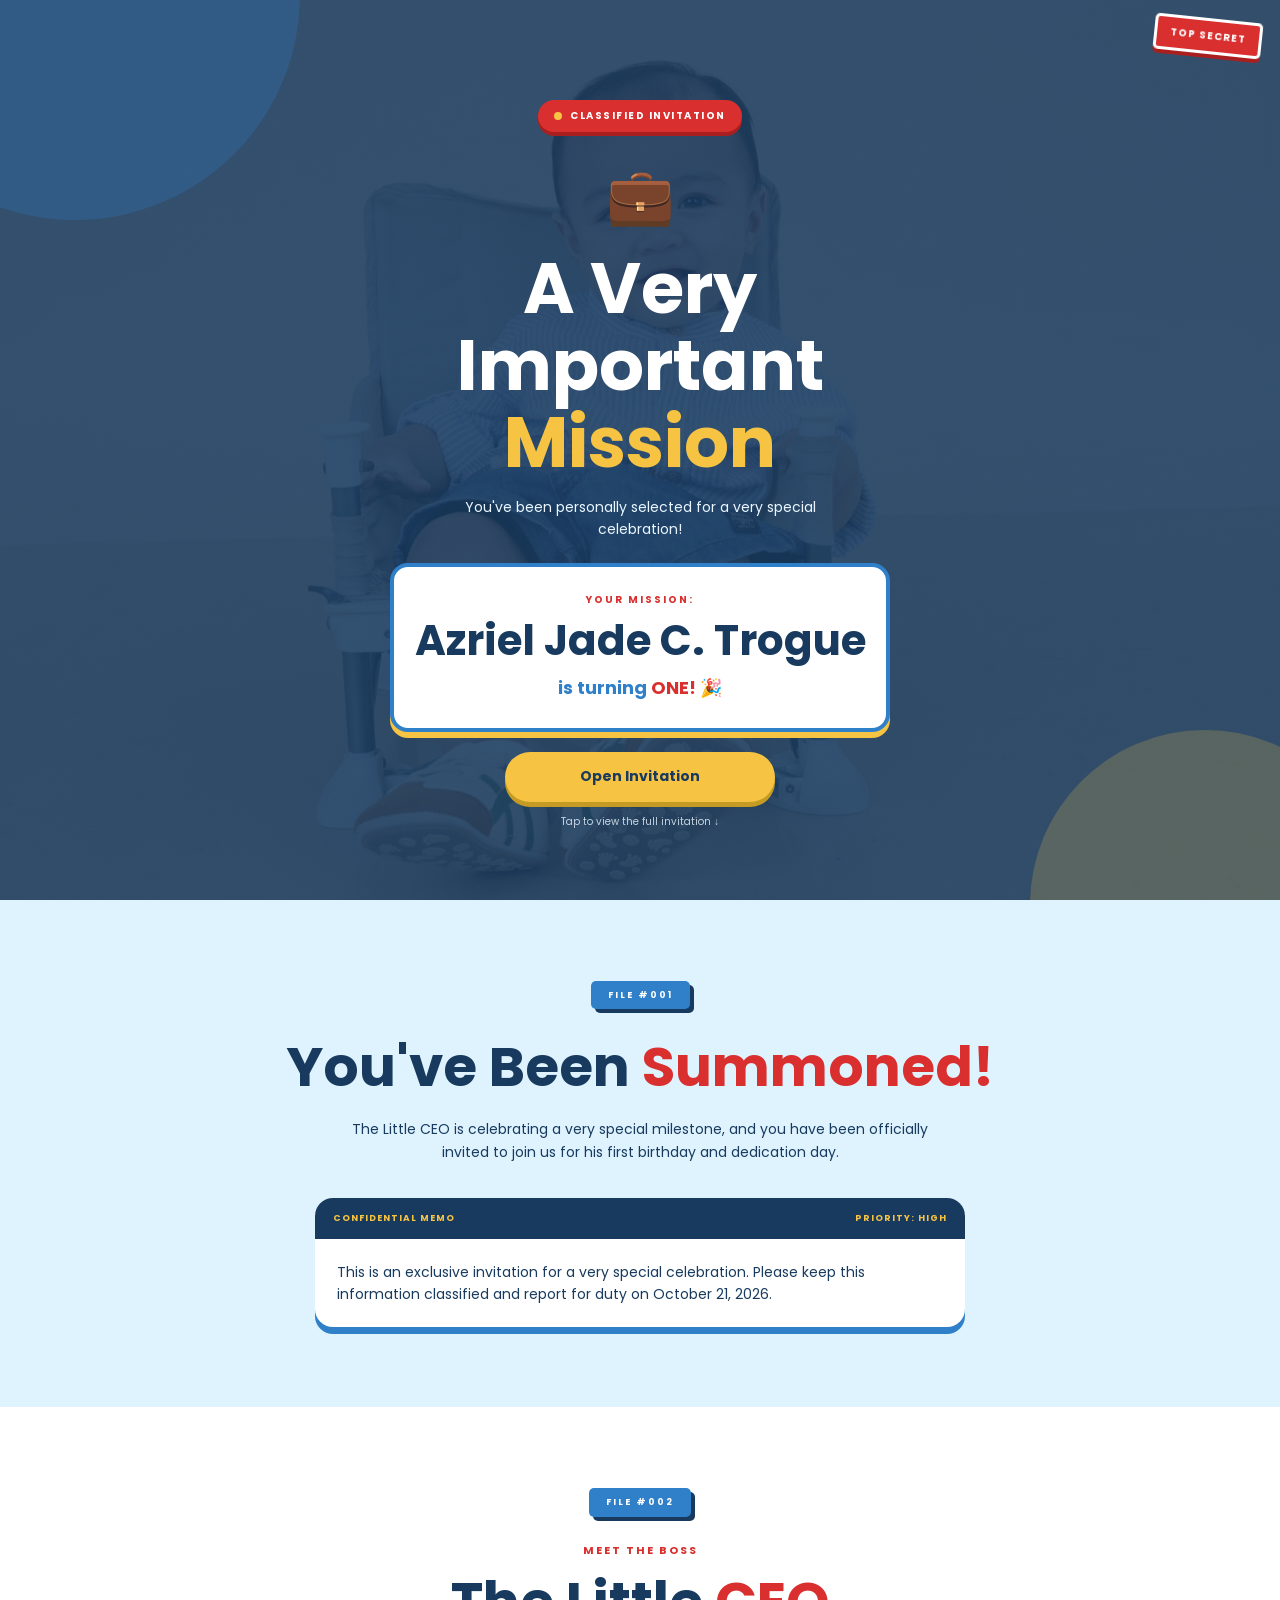
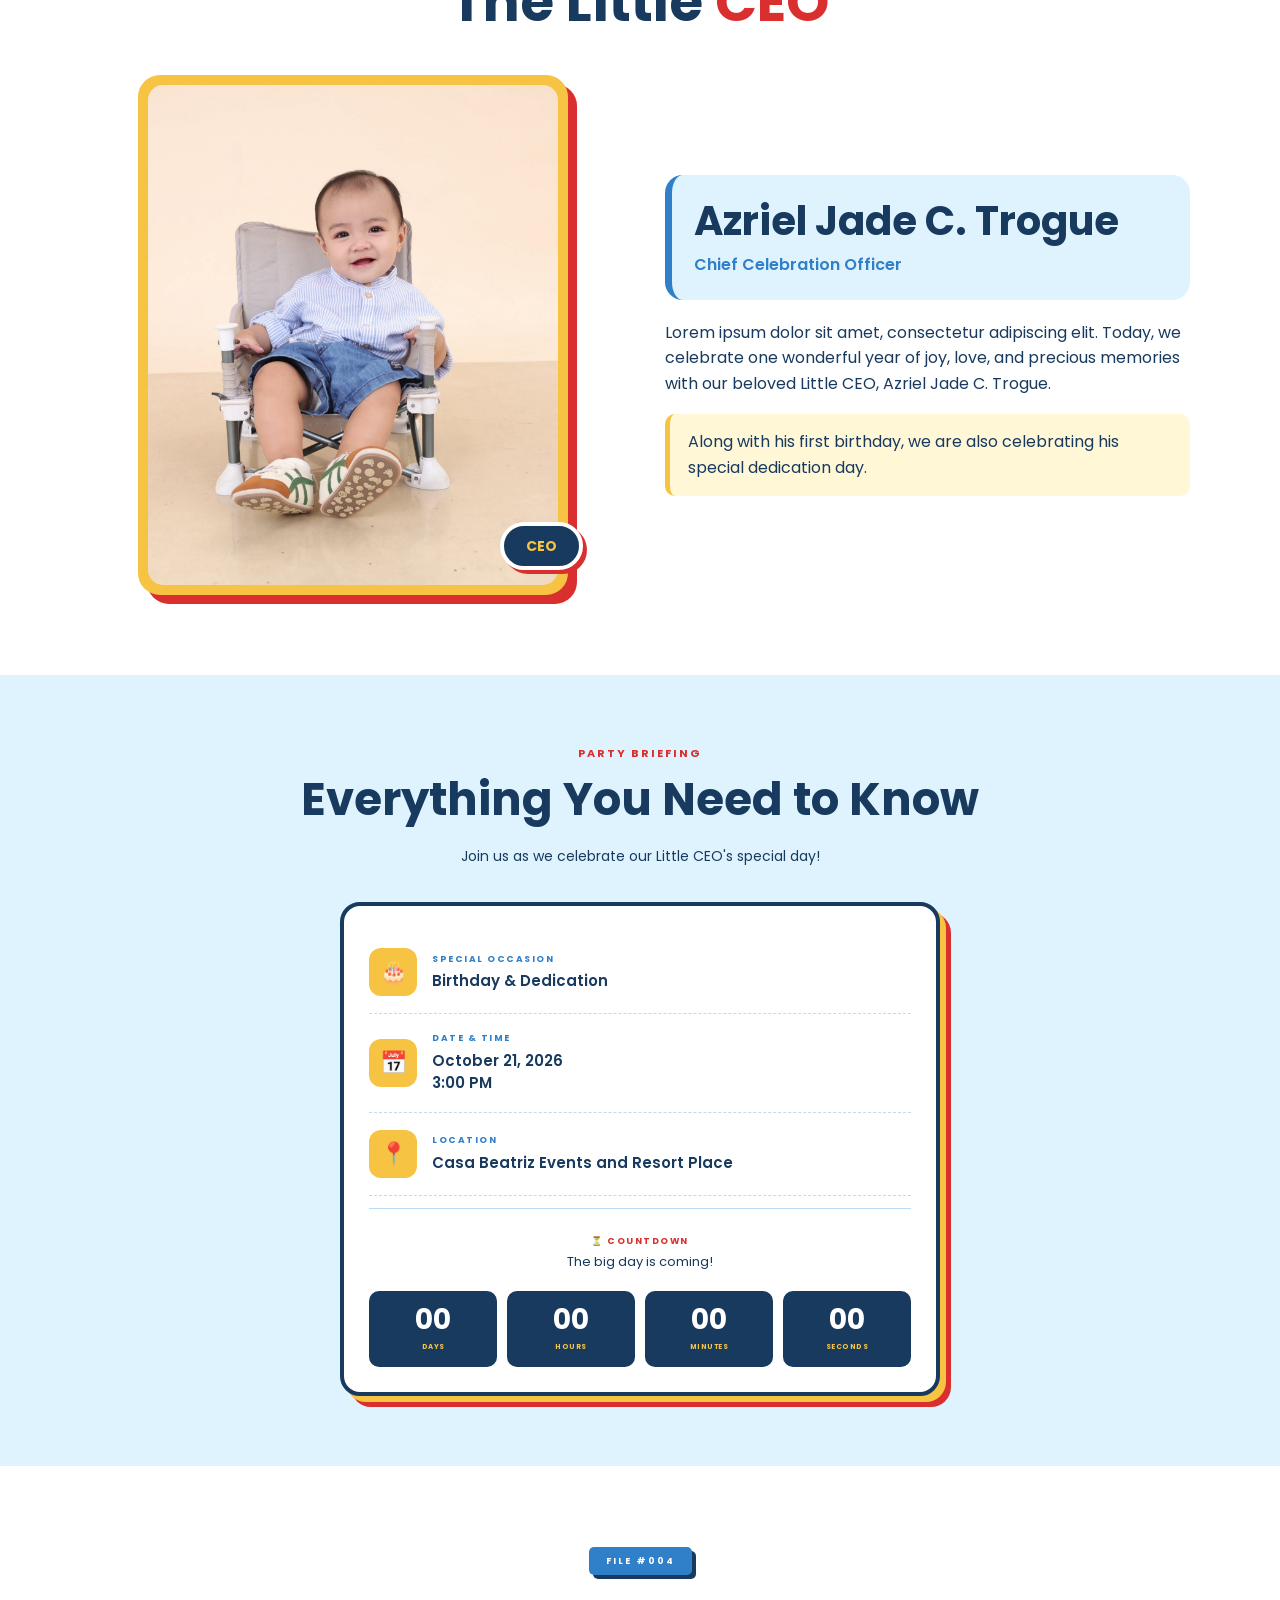
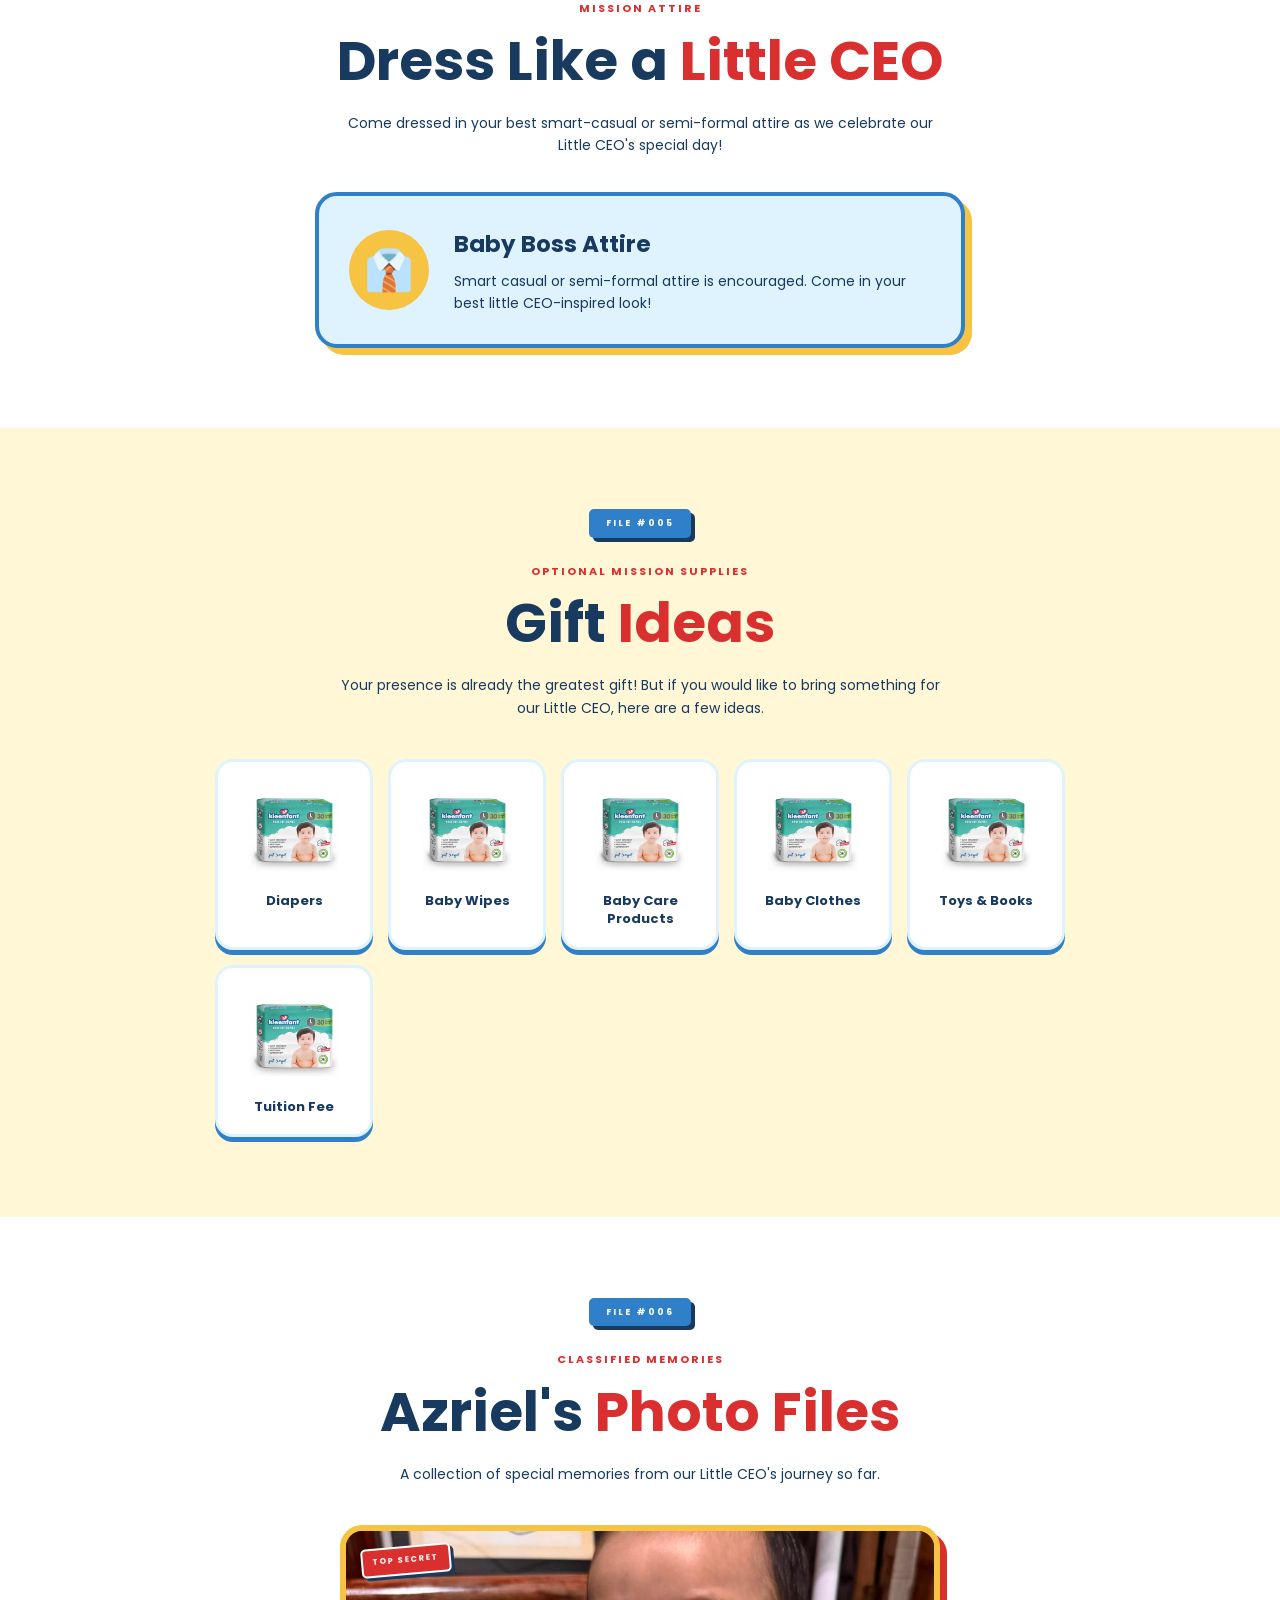
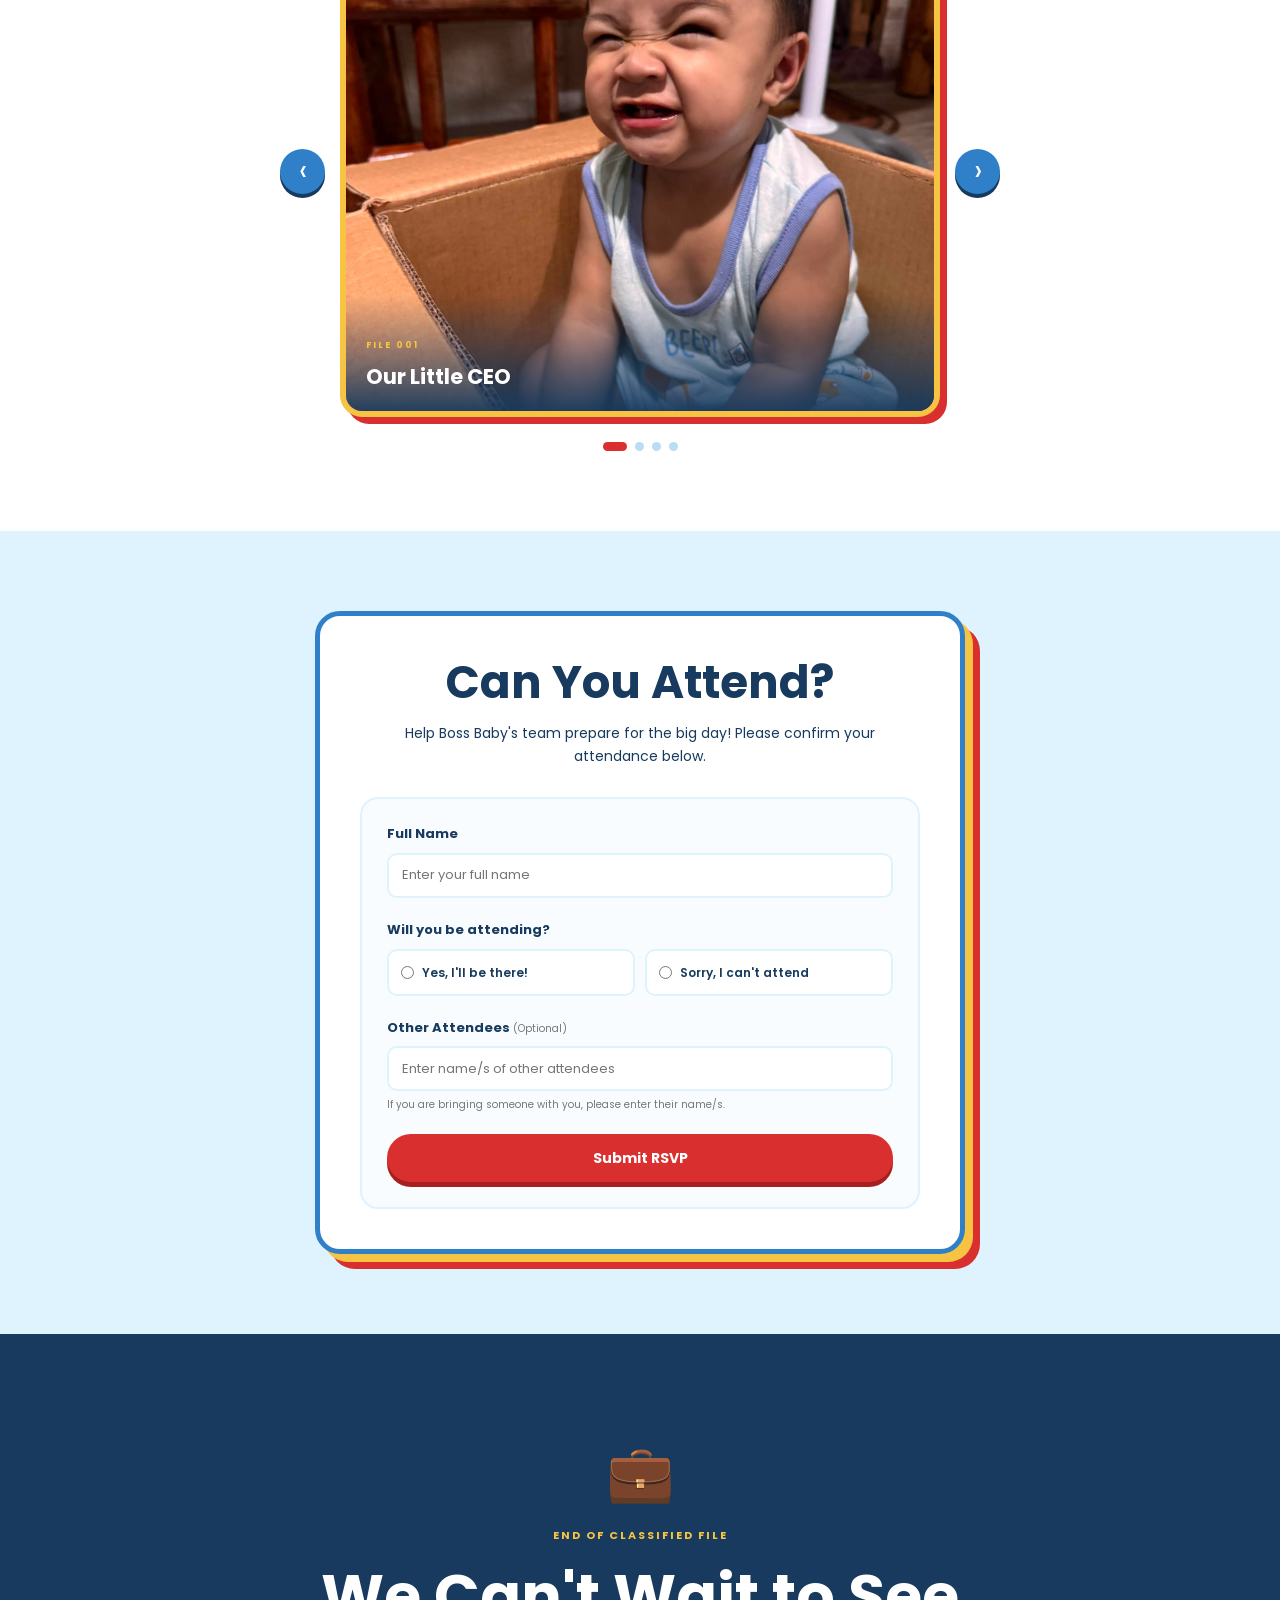
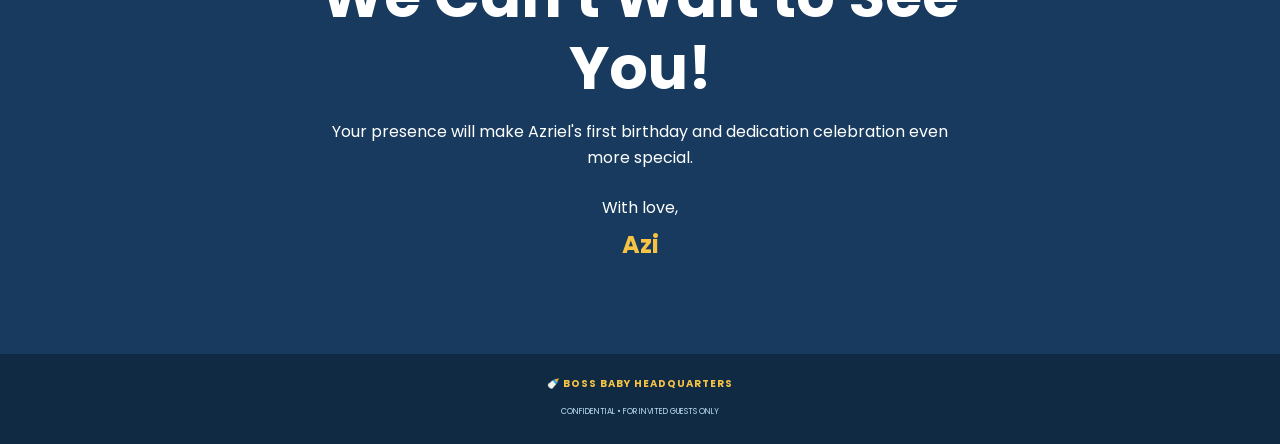
<file: index.html>
<!DOCTYPE html>
<html lang="en">

<head>

    <meta charset="UTF-8">

    <meta
        name="viewport"
        content="width=device-width, initial-scale=1.0"
    >

    <title>
        Azriel Jade C. Trogue | 1st Birthday & Dedication
    </title>


    <!-- GOOGLE FONTS -->

   <link
    href="https://fonts.googleapis.com/css2?family=Poppins:wght@300;400;500;600;700;800&display=swap"
    rel="stylesheet"
>

    <!-- CSS -->

    <link
        rel="stylesheet"
        href="style.css"
    >

</head>


<body>

<!-- =========================================
     TOP SECRET STAMP
========================================== -->

<div class="top-secret-stamp">

    TOP SECRET

</div>



<!-- =========================================
     HERO SECTION
========================================== -->

<section class="hero">

    <div class="hero-content">


        <!-- CLASSIFIED LABEL -->

        <div class="classified-label">

            <span class="classified-dot"></span>

            CLASSIFIED INVITATION

        </div>



        <!-- BRIEFCASE ICON -->

        <div class="briefcase-icon">

            💼

        </div>



        <!-- MAIN TITLE -->

        <h1>

            A Very Important

            <span>Mission</span>

        </h1>



        <!-- INTRO -->

        <p class="hero-intro">

            You've been personally selected
            for a very special celebration!

        </p>



        <!-- CELEBRANT CARD -->

        <div class="mission-card">


            <p class="mission-label">

                YOUR MISSION:

            </p>


            <h2>

                Azriel Jade C. Trogue

            </h2>


            <p class="mission-date">

                is turning <strong>ONE!</strong> 🎉

            </p>


        </div>




        <!-- OPEN INVITATION BUTTON -->

        <button
            class="open-button"
            onclick="scrollToInvitation()"
        >

            Open Invitation

        </button>


        <!-- SMALL SCROLL HINT -->

        <p class="scroll-hint">

            Tap to view the full invitation ↓

        </p>


    </div>

</section>

    <!-- =========================================
         MAIN INVITATION
    ========================================== -->

    <main id="invitation">



        <!-- =========================================
             MISSION BRIEFING
        ========================================== -->

        <section class="mission-briefing">


            <div class="section-container">


                <div class="file-tab">

                    FILE #001

                </div>




                <h2>

                    You've Been

                    <span>Summoned!</span>

                </h2>



                <p class="section-description">

                    The Little CEO is celebrating
                    a very special milestone,
                    and you have been officially
                    invited to join us for his
                    first birthday and dedication day.

                </p>



                <div class="classified-note">


                    <div class="note-header">

                        <span>

                            CONFIDENTIAL MEMO

                        </span>


                        <span>

                            PRIORITY: HIGH

                        </span>

                    </div>



                    <p>

                        This is an exclusive invitation
                        for a very special celebration.
                        Please keep this information
                        classified and report for duty
                        on October 21, 2026.

                    </p>


                </div>


            </div>


        </section>



        <!-- =========================================
             CELEBRANT
        ========================================== -->

        <section class="celebrant-section">


            <div class="section-container">


                <div class="file-tab">

                    FILE #002

                </div>



                <p class="section-label">

                    MEET THE BOSS

                </p>



                <h2>

                    The Little

                    <span>CEO</span>

                </h2>



                <div class="celebrant-profile">


                    <div class="photo-frame">


                        <div class="photo-corner top-left"></div>

                        <div class="photo-corner top-right"></div>

                        <div class="photo-corner bottom-left"></div>

                        <div class="photo-corner bottom-right"></div>



                        <img
                            src="images/2.jpg"
                            alt="Azriel Jade C. Trogue"
                        >



                        <div class="photo-badge">

                            CEO

                        </div>


                    </div>



                    <div class="celebrant-info">


                        <div class="nameplate">

                            



                            <h3>

                                Azriel Jade C. Trogue

                            </h3>



                            <p>

                                Chief Celebration Officer

                            </p>


                        </div>



                        <p>

                            Lorem ipsum dolor sit amet,
                            consectetur adipiscing elit.
                            Today, we celebrate one wonderful
                            year of joy, love, and precious
                            memories with our beloved
                            Little CEO, Azriel Jade C. Trogue.

                        </p>



                        <p class="dedication-text">

                            Along with his first birthday,
                            we are also celebrating his
                            special dedication day.

                        </p>





                    </div>


                </div>


            </div>


        </section>



  <!-- =========================================
     PARTY BRIEFING
========================================== -->

<section class="party-briefing-section">

    <div class="section-container">

        <!-- SECTION LABEL -->

        <p class="section-label">

             PARTY BRIEFING

        </p>


        <!-- TITLE -->

        <h2>

            Everything You Need to Know

        </h2>


        <!-- SHORT DESCRIPTION -->

        <p class="section-description">

            Join us as we celebrate our Little CEO's
            special day!

        </p>


        <!-- =====================================
             PARTY BRIEFING CARD
        ====================================== -->

        <div class="party-briefing-card">


            <!-- SPECIAL OCCASION -->

            <div class="briefing-detail">

                <span class="briefing-icon">

                    🎂

                </span>


                <div class="briefing-content">

                    <span class="briefing-label">

                        SPECIAL OCCASION

                    </span>


                    <p>

                        Birthday & Dedication

                    </p>

                </div>

            </div>



            <!-- DATE & TIME -->

            <div class="briefing-detail">

                <span class="briefing-icon">

                    📅

                </span>


                <div class="briefing-content">

                    <span class="briefing-label">

                        DATE & TIME

                    </span>


                    <p>

                        October 21, 2026
                        <br>

                        3:00 PM

                    </p>

                </div>

            </div>



            <!-- LOCATION -->

            <div class="briefing-detail">

                <span class="briefing-icon">

                    📍

                </span>


                <div class="briefing-content">

                    <span class="briefing-label">

                        LOCATION

                    </span>


                    <p>

                        Casa Beatriz Events
                        and Resort Place

                    </p>

                </div>

            </div>



            <!-- =================================
                 COUNTDOWN DIVIDER
            ================================== -->

            <div class="briefing-divider"></div>



            <!-- COUNTDOWN -->

            <div class="briefing-countdown">


                <span class="briefing-label">

                    ⏳ COUNTDOWN

                </span>


                <p class="countdown-message">

                    The big day is coming!

                </p>


                <div class="countdown">


                    <!-- DAYS -->

                    <div class="countdown-box">

                        <span id="days">

                            00

                        </span>

                        <small>

                            DAYS

                        </small>

                    </div>



                    <!-- HOURS -->

                    <div class="countdown-box">

                        <span id="hours">

                            00

                        </span>

                        <small>

                            HOURS

                        </small>

                    </div>



                    <!-- MINUTES -->

                    <div class="countdown-box">

                        <span id="minutes">

                            00

                        </span>

                        <small>

                            MINUTES

                        </small>

                    </div>



                    <!-- SECONDS -->

                    <div class="countdown-box">

                        <span id="seconds">

                            00

                        </span>

                        <small>

                            SECONDS

                        </small>

                    </div>


                </div>

            </div>


        </div>


    </div>

</section>

        <!-- =========================================
             DRESS CODE
        ========================================== -->

        <section class="dress-code-section">

            <div class="section-container">

                <div class="file-tab">

                    FILE #004

                </div>

                <p class="section-label">

                    MISSION ATTIRE

                </p>

                <h2>

                    Dress Like a

                    <span>Little CEO</span>

                </h2>

                <p class="section-description">

                    Come dressed in your best smart-casual
                    or semi-formal attire as we celebrate
                    our Little CEO's special day!

                </p>


                <div class="dress-code-card">

                    <div class="dress-code-icon">

                        👔

                    </div>

                    <div class="dress-code-content">

                        <h3>

                            Baby Boss Attire

                        </h3>

                        <p>

                            Smart casual or semi-formal
                            attire is encouraged.

                            Come in your best
                            little CEO-inspired look!

                        </p>

                    </div>

                </div>

            </div>

        </section>



        <!-- =========================================
             GIFT IDEAS
        ========================================== -->

        <section class="gift-ideas-section">

            <div class="section-container">

                <div class="file-tab">

                    FILE #005

                </div>

                <p class="section-label">

                    OPTIONAL MISSION SUPPLIES

                </p>

                <h2>

                    Gift

                    <span>Ideas</span>

                </h2>

                <p class="section-description">

                    Your presence is already the greatest
                    gift! But if you would like to bring
                    something for our Little CEO,
                    here are a few ideas.

                </p>


                <div class="gift-grid">


                    <!-- DIAPERS -->

                    <div class="gift-card">

                        <div class="gift-image">

                            <img
                                src="images/diaper.jpg"
                                alt="Diapers"
                            >

                        </div>

                        <h3>

                            Diapers

                        </h3>

                    </div>



                    <!-- BABY WIPES -->

                    <div class="gift-card">

                        <div class="gift-image">

                            <img
                                src="images/diaper.jpg"
                                alt="Baby Wipes"
                            >

                        </div>

                        <h3>

                            Baby Wipes

                        </h3>

                    </div>



                    <!-- BABY CARE -->

                    <div class="gift-card">

                        <div class="gift-image">

                            <img
                                src="images/diaper.jpg"
                                alt="Baby Care Products"
                            >

                        </div>

                        <h3>

                            Baby Care Products

                        </h3>

                    </div>



                    <!-- BABY CLOTHES -->

                    <div class="gift-card">

                        <div class="gift-image">

                            <img
                                src="images/diaper.jpg"
                                alt="Baby Clothes"
                            >

                        </div>

                        <h3>

                            Baby Clothes

                        </h3>

                    </div>



                    <!-- TOYS AND BOOKS -->

                    <div class="gift-card">

                        <div class="gift-image">

                            <img
                                src="images/diaper.jpg"
                                alt="Toys and Books"
                            >

                        </div>

                        <h3>

                            Toys & Books

                        </h3>

                    </div>

                     <!-- TUITION FEE -->

                    <div class="gift-card">

                        <div class="gift-image">

                            <img
                                src="images/diaper.jpg"
                                alt="Tuition Fee"
                            >

                        </div>

                        <h3>

                            Tuition Fee

                        </h3>

                    </div>

                </div>

            </div>

        </section>

        <!-- =====================================================
     CLASSIFIED MEMORIES
===================================================== -->

<section class="gallery-section">

    <div class="section-container">

        <div class="file-tab">
            FILE #006
        </div>

        <p class="section-label">
            CLASSIFIED MEMORIES
        </p>

        <h2>
            Azriel's <span>Photo Files</span>
        </h2>

        <p class="section-description">
            A collection of special memories from
            our Little CEO's journey so far.
        </p>


        <!-- PHOTO CAROUSEL -->

        <div class="memory-carousel">

            <!-- LEFT ARROW -->

            <button
                class="carousel-button carousel-prev"
                type="button"
                aria-label="Previous photo">

                ‹

            </button>


            <!-- PHOTO DISPLAY -->

            <div class="carousel-window">

                <div class="carousel-track">


                    <!-- PHOTO 1 -->

                    <div class="memory-slide">

                        <div class="classified-stamp">
                            TOP SECRET
                        </div>

                        <img
                            src="images/1.jpg"
                            alt="Azriel memory 1"
                        >

                        <div class="memory-caption">

                            <span>
                                FILE 001
                            </span>

                            <h3>
                                Our Little CEO
                            </h3>

                        </div>

                    </div>


                    <!-- PHOTO 2 -->

                    <div class="memory-slide">

                        <div class="classified-stamp">
                            TOP SECRET
                        </div>

                        <img
                            src="images/2.jpg"
                            alt="Azriel memory 2"
                        >

                        <div class="memory-caption">

                            <span>
                                FILE 002
                            </span>

                            <h3>
                                Growing Up
                            </h3>

                        </div>

                    </div>


                    <!-- PHOTO 3 -->

                    <div class="memory-slide">

                        <div class="classified-stamp">
                            TOP SECRET
                        </div>

                        <img
                            src="images/3.jpg"
                            alt="Azriel memory 3"
                        >

                        <div class="memory-caption">

                            <span>
                                FILE 003
                            </span>

                            <h3>
                                Little Moments
                            </h3>

                        </div>

                    </div>


                    <!-- PHOTO 4 -->

                    <div class="memory-slide">

                        <div class="classified-stamp">
                            TOP SECRET
                        </div>

                        <img
                            src="images/5.jpg"
                            alt="Azriel memory 4"
                        >

                        <div class="memory-caption">

                            <span>
                                FILE 004
                            </span>

                            <h3>
                                Special Memories
                            </h3>

                        </div>

                    </div>


                </div>

            </div>


            <!-- RIGHT ARROW -->

            <button
                class="carousel-button carousel-next"
                type="button"
                aria-label="Next photo">

                ›

            </button>

        </div>


        <!-- CAROUSEL DOTS -->

        <div class="carousel-dots">

            <button
                class="carousel-dot active"
                type="button"
                aria-label="Go to photo 1">
            </button>

            <button
                class="carousel-dot"
                type="button"
                aria-label="Go to photo 2">
            </button>

            <button
                class="carousel-dot"
                type="button"
                aria-label="Go to photo 3">
            </button>

            <button
                class="carousel-dot"
                type="button"
                aria-label="Go to photo 4">
            </button>

        </div>

    </div>

</section>

   <!-- =========================
     RSVP SECTION
========================= -->

<section class="rsvp-section">

    <div class="rsvp-card">

       

        <h2>
            Can You Attend?
        </h2>

        <p class="rsvp-description">
            Help Boss Baby's team prepare for the big day!
            Please confirm your attendance below.
        </p>


        <!-- OUTSIDE BOX FOR THE WHOLE FORM -->

        <div class="rsvp-form-box">

            <form id="rsvpForm">


                <!-- FULL NAME -->

                <div class="form-group">

                    <label for="fullName">
                        Full Name
                    </label>

                    <input
                        type="text"
                        id="fullName"
                        name="fullName"
                        placeholder="Enter your full name"
                        required
                    >

                </div>
                
                <!-- ATTENDANCE -->

                <div class="form-group">

                    <label>
                        Will you be attending?
                    </label>

                    <div class="attendance-options">

                        <label class="option">

                            <input
                                type="radio"
                                name="attendance"
                                value="Yes"
                                required
                            >

                            <span>
                                Yes, I'll be there! 
                            </span>

                        </label>


                        <label class="option">

                            <input
                                type="radio"
                                name="attendance"
                                value="No"
                                required
                            >

                            <span>
                                Sorry, I can't attend
                            </span>

                        </label>

                    </div>

                </div>


                <!-- OTHER ATTENDEES -->

                <div class="form-group">

                    <label for="otherAttendees">

                        Other Attendees

                        <span class="optional">
                            (Optional)
                        </span>

                    </label>

                    <input
                        type="text"
                        id="otherAttendees"
                        name="otherAttendees"
                        placeholder="Enter name/s of other attendees"
                    >

                    <small>
                        If you are bringing someone with you,
                        please enter their name/s.
                    </small>

                </div>


                <!-- SUBMIT BUTTON -->

                <button
                    type="submit"
                    class="submit-button"
                >
                    Submit RSVP 
                </button>


            </form>


            <!-- SUCCESS MESSAGE -->

            <div
                id="successMessage"
                class="success-message"
            >

                <div class="success-icon">
                    🎉
                </div>

                <h3>
                    Mission Accomplished!
                </h3>

                <p>
                    Thank you for confirming your RSVP!
                    We can't wait to celebrate with you!
                </p>

            </div>

        </div>

    </div>

</section>


        <!-- =========================================
             CLOSING
        ========================================== -->

        <section class="closing-section">


            <div class="closing-content">


                <div class="briefcase-icon">

                    💼

                </div>



                <p class="section-label">

                    END OF CLASSIFIED FILE

                </p>



                <h2>

                    We Can't Wait

                    to See You!

                </h2>



                <p>

                    Your presence will make
                    Azriel's first birthday and
                    dedication celebration
                    even more special.

                </p>



                <div class="closing-signature">

                    With love,

                    <strong>

                        Azi

                    </strong>

                    

                </div>


            </div>


        </section>


    </main>



    <!-- =========================================
         FOOTER
    ========================================== -->

    <footer>


        <p>

            🍼 BOSS BABY HEADQUARTERS

        </p>



        <span>

            CONFIDENTIAL • FOR INVITED GUESTS ONLY

        </span>


    </footer>



    <!-- JAVASCRIPT -->

    <script src="script.js"></script>


</body>

</html>
</file>
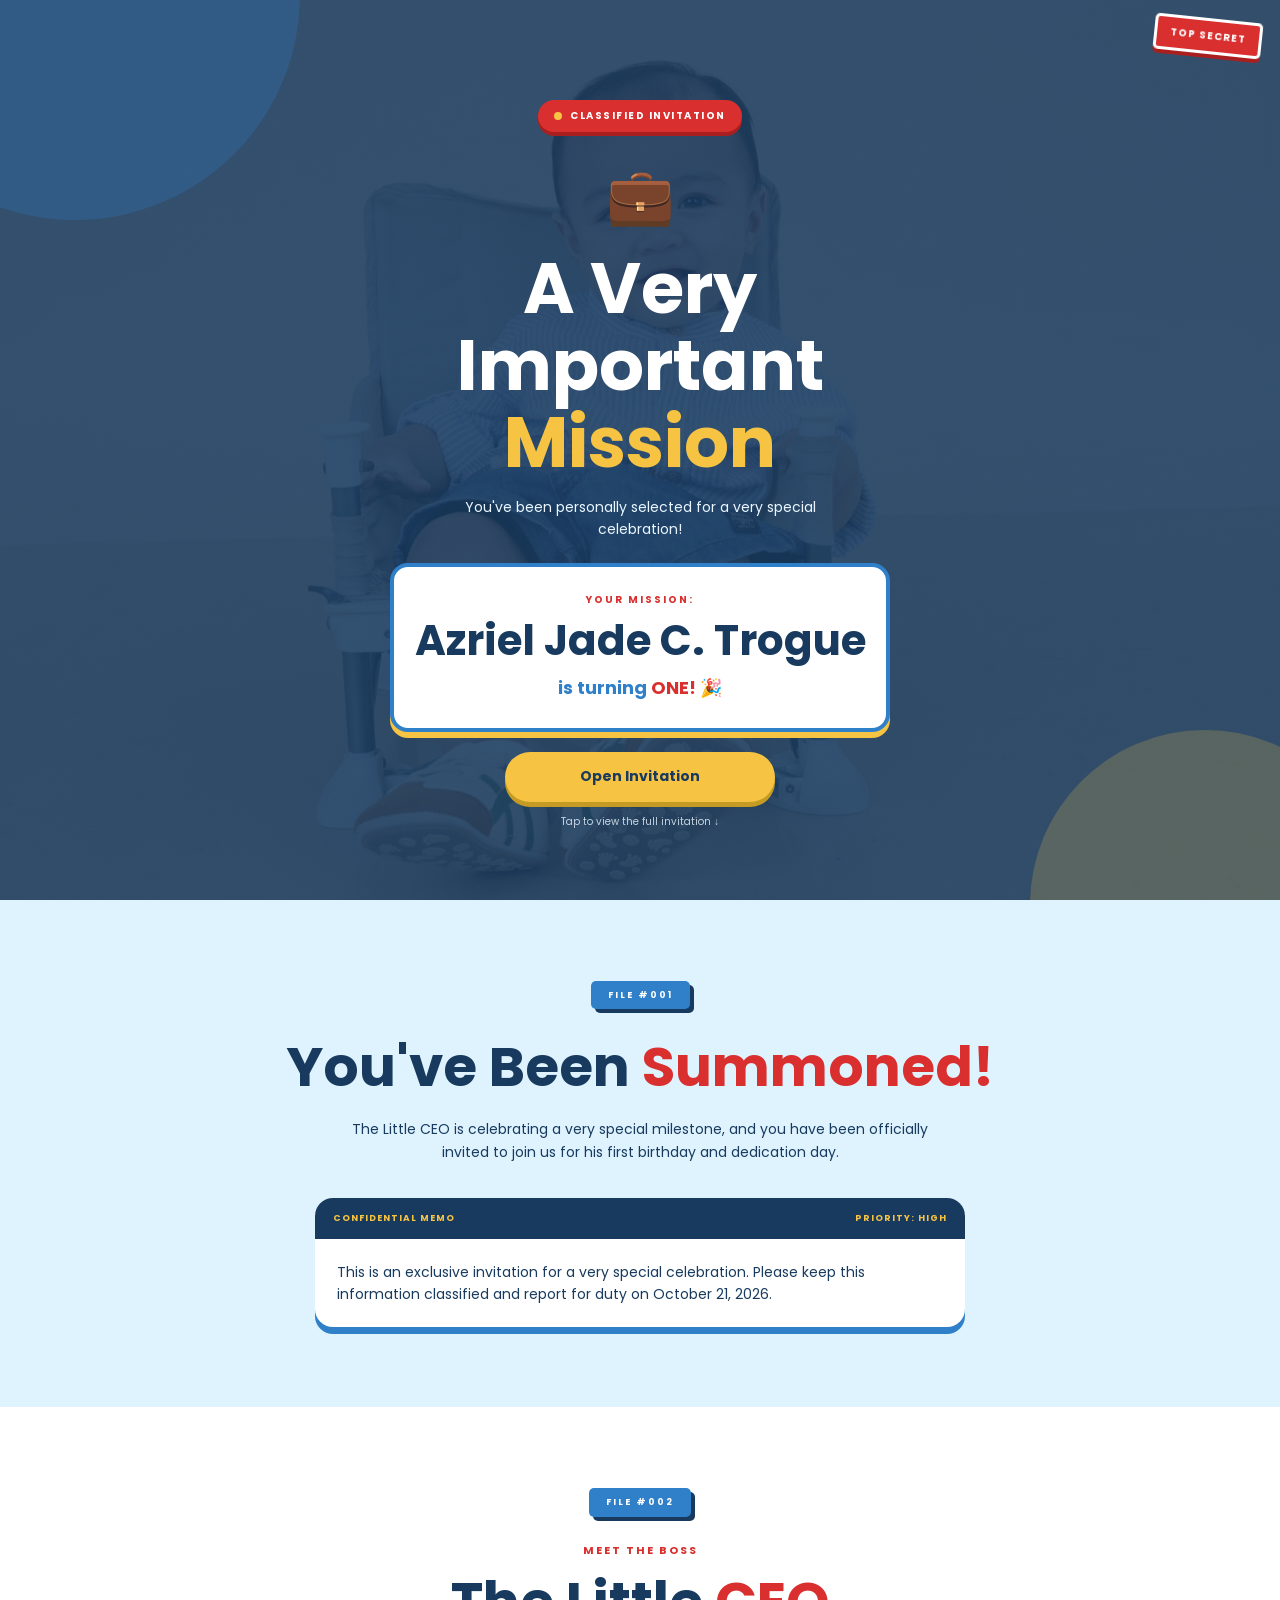
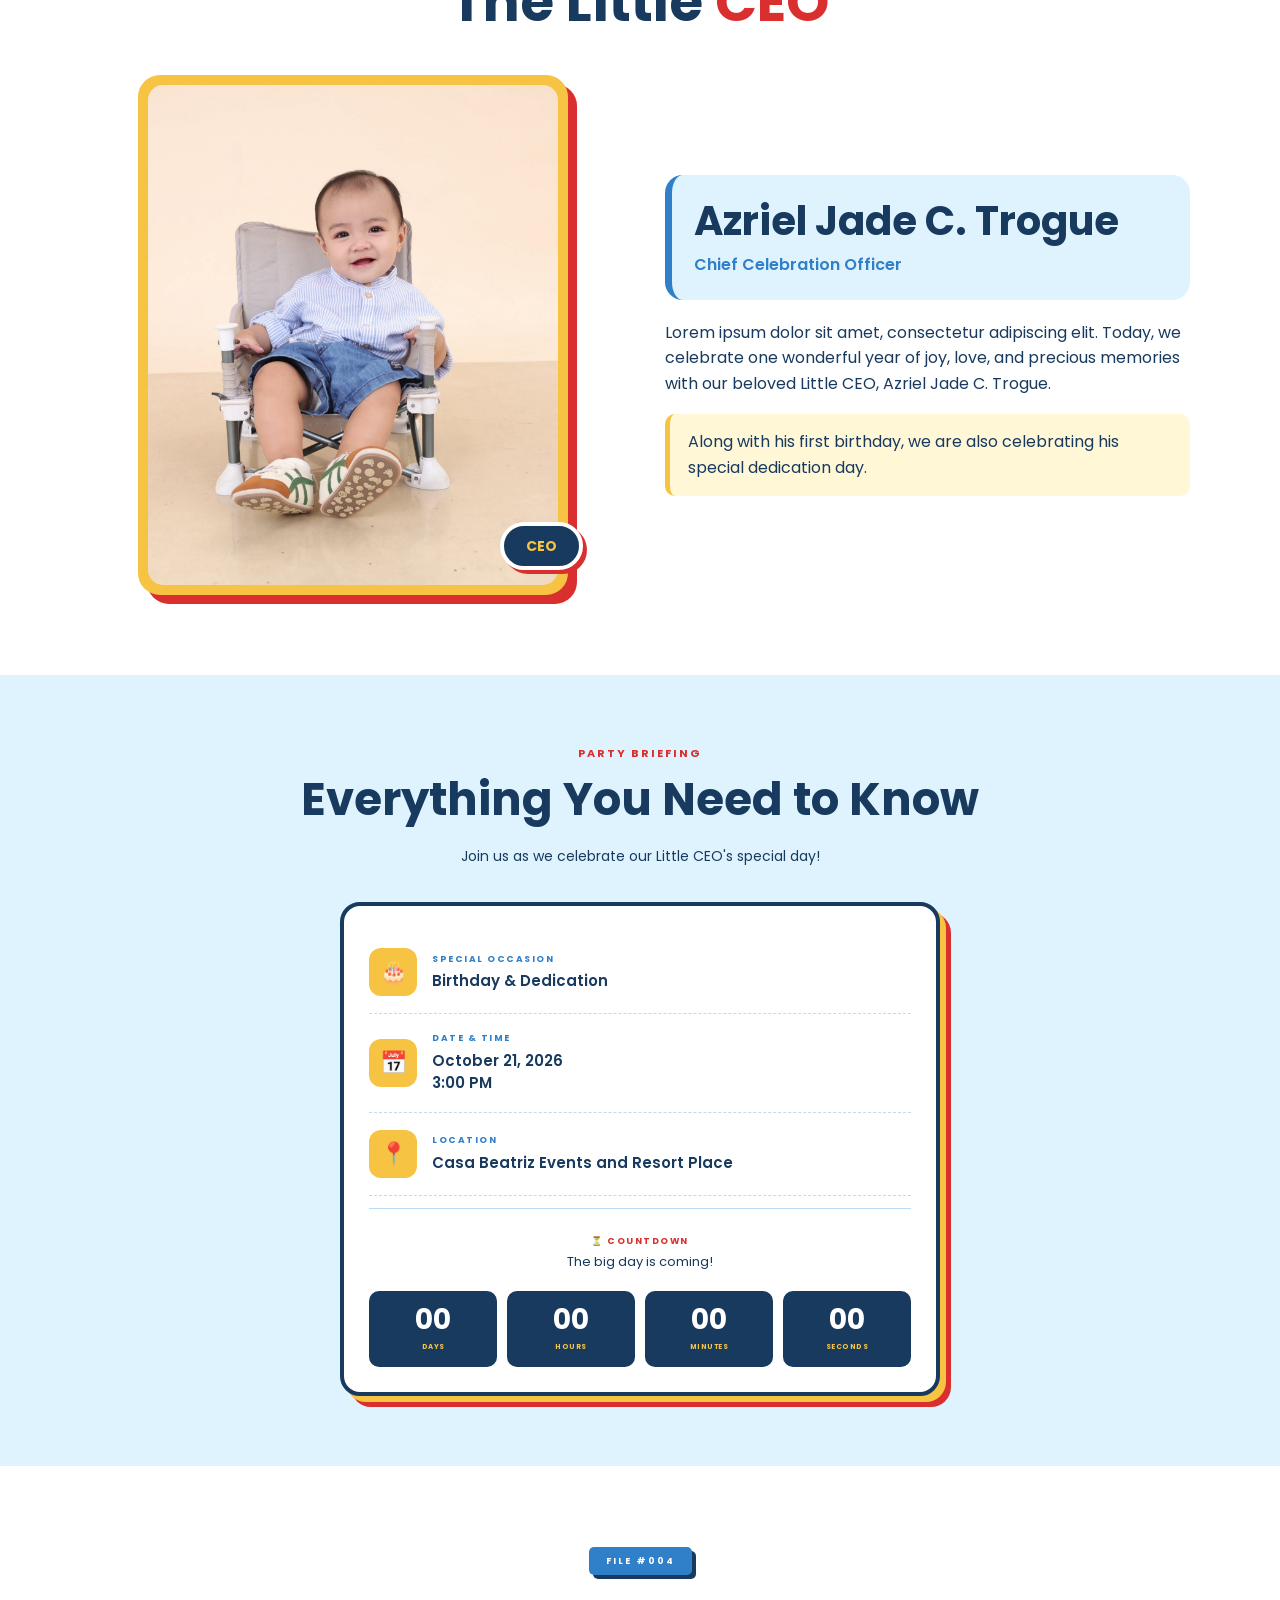
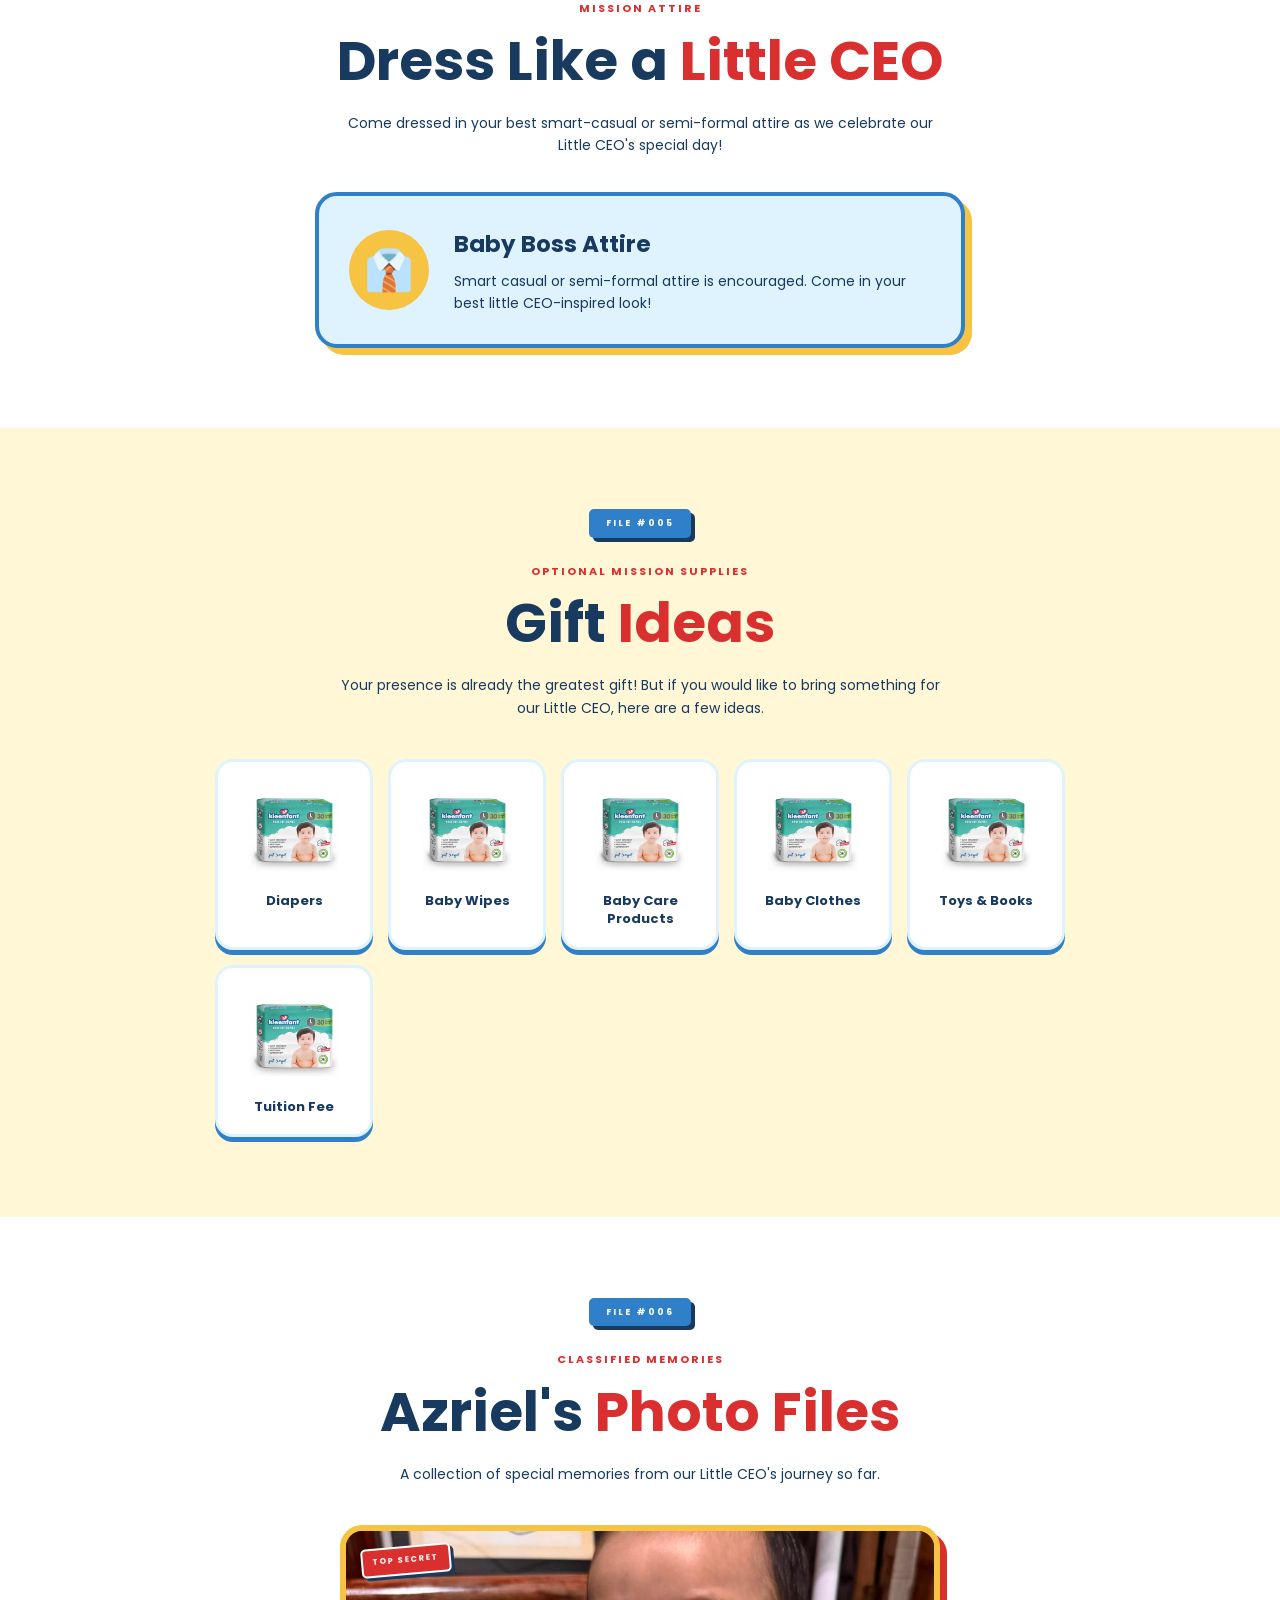
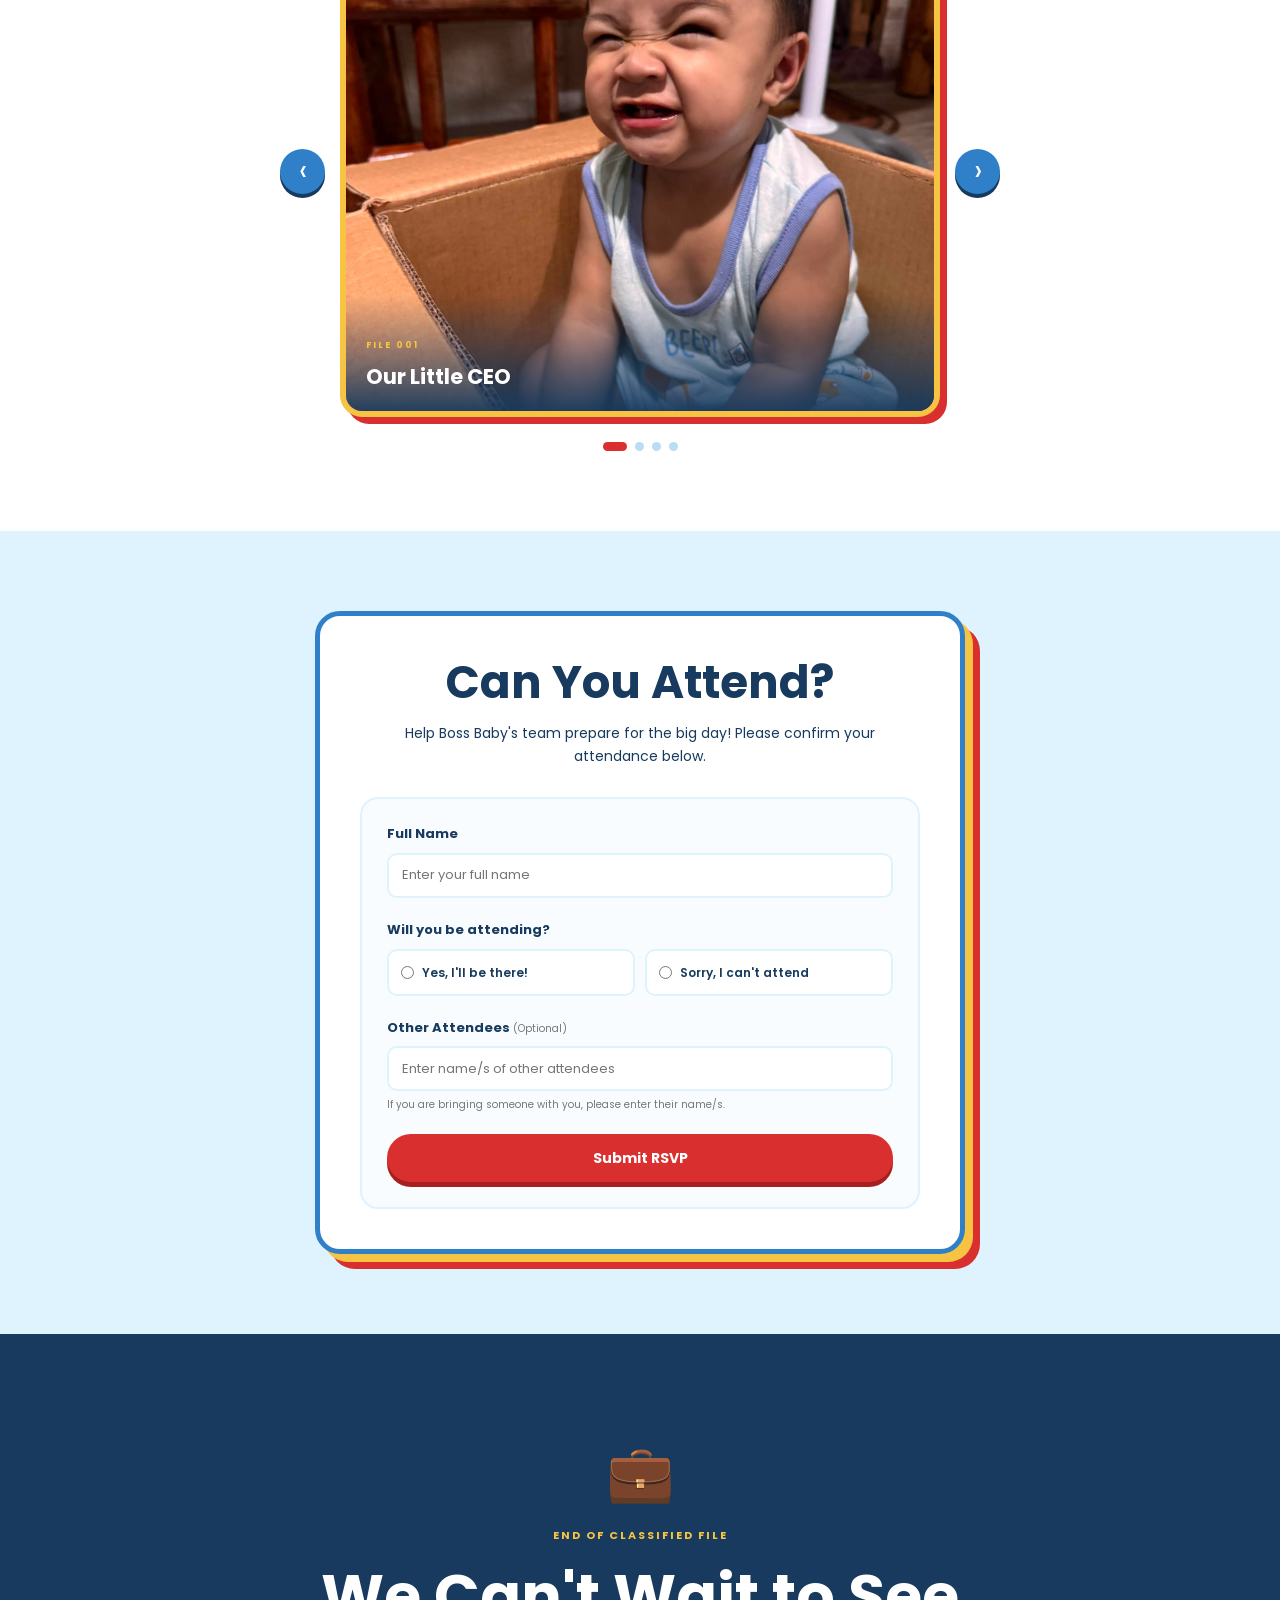
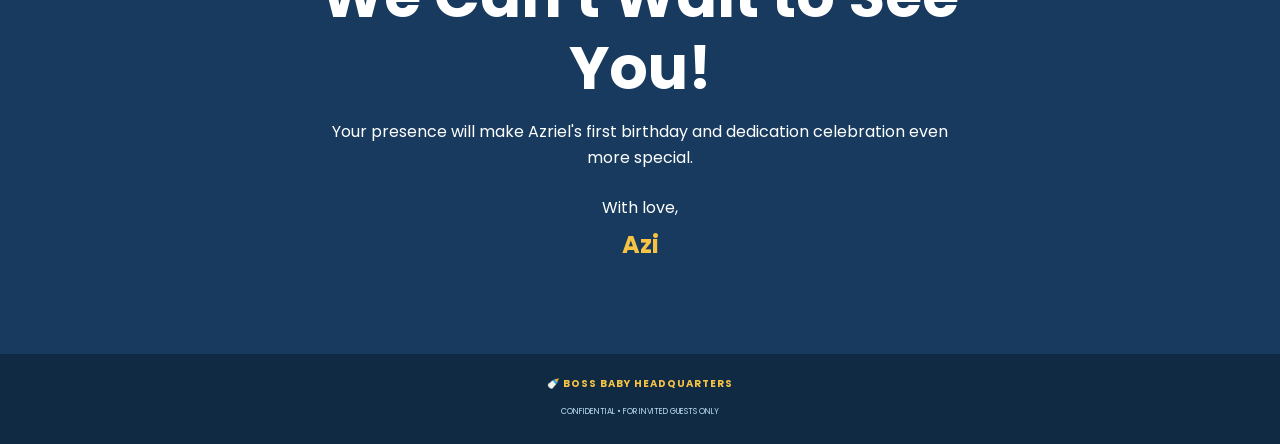
<file: .vs/Index.html>
<!DOCTYPE html>
<html lang="en">

<head>

    <meta charset="UTF-8">

    <meta
        name="viewport"
        content="width=device-width, initial-scale=1.0"
    >

    <title>
        Azriel Jade C. Trogue | 1st Birthday & Dedication
    </title>


    <!-- GOOGLE FONTS -->

   <link
    href="https://fonts.googleapis.com/css2?family=Poppins:wght@300;400;500;600;700;800&display=swap"
    rel="stylesheet"
>

    <!-- CSS -->

    <link
        rel="stylesheet"
        href="style.css"
    >

</head>


<body>

<!-- =========================================
     TOP SECRET STAMP
========================================== -->

<div class="top-secret-stamp">

    TOP SECRET

</div>



<!-- =========================================
     HERO SECTION
========================================== -->

<section class="hero">

    <div class="hero-content">


        <!-- CLASSIFIED LABEL -->

        <div class="classified-label">

            <span class="classified-dot"></span>

            CLASSIFIED INVITATION

        </div>



        <!-- BRIEFCASE ICON -->

        <div class="briefcase-icon">

            💼

        </div>



        <!-- MAIN TITLE -->

        <h1>

            A Very Important

            <span>Mission</span>

        </h1>



        <!-- INTRO -->

        <p class="hero-intro">

            You've been personally selected
            for a very special celebration!

        </p>



        <!-- CELEBRANT CARD -->

        <div class="mission-card">


            <p class="mission-label">

                YOUR MISSION:

            </p>


            <h2>

                Azriel Jade C. Trogue

            </h2>


            <p class="mission-date">

                is turning <strong>ONE!</strong> 🎉

            </p>


        </div>




        <!-- OPEN INVITATION BUTTON -->

        <button
            class="open-button"
            onclick="scrollToInvitation()"
        >

            Open Invitation

        </button>


        <!-- SMALL SCROLL HINT -->

        <p class="scroll-hint">

            Tap to view the full invitation ↓

        </p>


    </div>

</section>

    <!-- =========================================
         MAIN INVITATION
    ========================================== -->

    <main id="invitation">



        <!-- =========================================
             MISSION BRIEFING
        ========================================== -->

        <section class="mission-briefing">


            <div class="section-container">


                <div class="file-tab">

                    FILE #001

                </div>




                <h2>

                    You've Been

                    <span>Summoned!</span>

                </h2>



                <p class="section-description">

                    The Little CEO is celebrating
                    a very special milestone,
                    and you have been officially
                    invited to join us for his
                    first birthday and dedication day.

                </p>



                <div class="classified-note">


                    <div class="note-header">

                        <span>

                            CONFIDENTIAL MEMO

                        </span>


                        <span>

                            PRIORITY: HIGH

                        </span>

                    </div>



                    <p>

                        This is an exclusive invitation
                        for a very special celebration.
                        Please keep this information
                        classified and report for duty
                        on October 21, 2026.

                    </p>


                </div>


            </div>


        </section>



        <!-- =========================================
             CELEBRANT
        ========================================== -->

        <section class="celebrant-section">


            <div class="section-container">


                <div class="file-tab">

                    FILE #002

                </div>



                <p class="section-label">

                    MEET THE BOSS

                </p>



                <h2>

                    The Little

                    <span>CEO</span>

                </h2>



                <div class="celebrant-profile">


                    <div class="photo-frame">


                        <div class="photo-corner top-left"></div>

                        <div class="photo-corner top-right"></div>

                        <div class="photo-corner bottom-left"></div>

                        <div class="photo-corner bottom-right"></div>



                        <img
                            src="images/2.jpg"
                            alt="Azriel Jade C. Trogue"
                        >



                        <div class="photo-badge">

                            CEO

                        </div>


                    </div>



                    <div class="celebrant-info">


                        <div class="nameplate">

                            



                            <h3>

                                Azriel Jade C. Trogue

                            </h3>



                            <p>

                                Chief Celebration Officer

                            </p>


                        </div>



                        <p>

                            Lorem ipsum dolor sit amet,
                            consectetur adipiscing elit.
                            Today, we celebrate one wonderful
                            year of joy, love, and precious
                            memories with our beloved
                            Little CEO, Azriel Jade C. Trogue.

                        </p>



                        <p class="dedication-text">

                            Along with his first birthday,
                            we are also celebrating his
                            special dedication day.

                        </p>





                    </div>


                </div>


            </div>


        </section>



  <!-- =========================================
     PARTY BRIEFING
========================================== -->

<section class="party-briefing-section">

    <div class="section-container">

        <!-- SECTION LABEL -->

        <p class="section-label">

             PARTY BRIEFING

        </p>


        <!-- TITLE -->

        <h2>

            Everything You Need to Know

        </h2>


        <!-- SHORT DESCRIPTION -->

        <p class="section-description">

            Join us as we celebrate our Little CEO's
            special day!

        </p>


        <!-- =====================================
             PARTY BRIEFING CARD
        ====================================== -->

        <div class="party-briefing-card">


            <!-- SPECIAL OCCASION -->

            <div class="briefing-detail">

                <span class="briefing-icon">

                    🎂

                </span>


                <div class="briefing-content">

                    <span class="briefing-label">

                        SPECIAL OCCASION

                    </span>


                    <p>

                        Birthday & Dedication

                    </p>

                </div>

            </div>



            <!-- DATE & TIME -->

            <div class="briefing-detail">

                <span class="briefing-icon">

                    📅

                </span>


                <div class="briefing-content">

                    <span class="briefing-label">

                        DATE & TIME

                    </span>


                    <p>

                        October 21, 2026
                        <br>

                        3:00 PM

                    </p>

                </div>

            </div>



            <!-- LOCATION -->

            <div class="briefing-detail">

                <span class="briefing-icon">

                    📍

                </span>


                <div class="briefing-content">

                    <span class="briefing-label">

                        LOCATION

                    </span>


                    <p>

                        Casa Beatriz Events
                        and Resort Place

                    </p>

                </div>

            </div>



            <!-- =================================
                 COUNTDOWN DIVIDER
            ================================== -->

            <div class="briefing-divider"></div>



            <!-- COUNTDOWN -->

            <div class="briefing-countdown">


                <span class="briefing-label">

                    ⏳ COUNTDOWN

                </span>


                <p class="countdown-message">

                    The big day is coming!

                </p>


                <div class="countdown">


                    <!-- DAYS -->

                    <div class="countdown-box">

                        <span id="days">

                            00

                        </span>

                        <small>

                            DAYS

                        </small>

                    </div>



                    <!-- HOURS -->

                    <div class="countdown-box">

                        <span id="hours">

                            00

                        </span>

                        <small>

                            HOURS

                        </small>

                    </div>



                    <!-- MINUTES -->

                    <div class="countdown-box">

                        <span id="minutes">

                            00

                        </span>

                        <small>

                            MINUTES

                        </small>

                    </div>



                    <!-- SECONDS -->

                    <div class="countdown-box">

                        <span id="seconds">

                            00

                        </span>

                        <small>

                            SECONDS

                        </small>

                    </div>


                </div>

            </div>


        </div>


    </div>

</section>

        <!-- =========================================
             DRESS CODE
        ========================================== -->

        <section class="dress-code-section">

            <div class="section-container">

                <div class="file-tab">

                    FILE #004

                </div>

                <p class="section-label">

                    MISSION ATTIRE

                </p>

                <h2>

                    Dress Like a

                    <span>Little CEO</span>

                </h2>

                <p class="section-description">

                    Come dressed in your best smart-casual
                    or semi-formal attire as we celebrate
                    our Little CEO's special day!

                </p>


                <div class="dress-code-card">

                    <div class="dress-code-icon">

                        👔

                    </div>

                    <div class="dress-code-content">

                        <h3>

                            Baby Boss Attire

                        </h3>

                        <p>

                            Smart casual or semi-formal
                            attire is encouraged.

                            Come in your best
                            little CEO-inspired look!

                        </p>

                    </div>

                </div>

            </div>

        </section>



        <!-- =========================================
             GIFT IDEAS
        ========================================== -->

        <section class="gift-ideas-section">

            <div class="section-container">

                <div class="file-tab">

                    FILE #005

                </div>

                <p class="section-label">

                    OPTIONAL MISSION SUPPLIES

                </p>

                <h2>

                    Gift

                    <span>Ideas</span>

                </h2>

                <p class="section-description">

                    Your presence is already the greatest
                    gift! But if you would like to bring
                    something for our Little CEO,
                    here are a few ideas.

                </p>


                <div class="gift-grid">


                    <!-- DIAPERS -->

                    <div class="gift-card">

                        <div class="gift-image">

                            <img
                                src="images/diaper.jpg"
                                alt="Diapers"
                            >

                        </div>

                        <h3>

                            Diapers

                        </h3>

                    </div>



                    <!-- BABY WIPES -->

                    <div class="gift-card">

                        <div class="gift-image">

                            <img
                                src="images/diaper.jpg"
                                alt="Baby Wipes"
                            >

                        </div>

                        <h3>

                            Baby Wipes

                        </h3>

                    </div>



                    <!-- BABY CARE -->

                    <div class="gift-card">

                        <div class="gift-image">

                            <img
                                src="images/diaper.jpg"
                                alt="Baby Care Products"
                            >

                        </div>

                        <h3>

                            Baby Care Products

                        </h3>

                    </div>



                    <!-- BABY CLOTHES -->

                    <div class="gift-card">

                        <div class="gift-image">

                            <img
                                src="images/diaper.jpg"
                                alt="Baby Clothes"
                            >

                        </div>

                        <h3>

                            Baby Clothes

                        </h3>

                    </div>



                    <!-- TOYS AND BOOKS -->

                    <div class="gift-card">

                        <div class="gift-image">

                            <img
                                src="images/diaper.jpg"
                                alt="Toys and Books"
                            >

                        </div>

                        <h3>

                            Toys & Books

                        </h3>

                    </div>

                     <!-- TUITION FEE -->

                    <div class="gift-card">

                        <div class="gift-image">

                            <img
                                src="images/diaper.jpg"
                                alt="Tuition Fee"
                            >

                        </div>

                        <h3>

                            Tuition Fee

                        </h3>

                    </div>

                </div>

            </div>

        </section>

        <!-- =====================================================
     CLASSIFIED MEMORIES
===================================================== -->

<section class="gallery-section">

    <div class="section-container">

        <div class="file-tab">
            FILE #006
        </div>

        <p class="section-label">
            CLASSIFIED MEMORIES
        </p>

        <h2>
            Azriel's <span>Photo Files</span>
        </h2>

        <p class="section-description">
            A collection of special memories from
            our Little CEO's journey so far.
        </p>


        <!-- PHOTO CAROUSEL -->

        <div class="memory-carousel">

            <!-- LEFT ARROW -->

            <button
                class="carousel-button carousel-prev"
                type="button"
                aria-label="Previous photo">

                ‹

            </button>


            <!-- PHOTO DISPLAY -->

            <div class="carousel-window">

                <div class="carousel-track">


                    <!-- PHOTO 1 -->

                    <div class="memory-slide">

                        <div class="classified-stamp">
                            TOP SECRET
                        </div>

                        <img
                            src="images/1.jpg"
                            alt="Azriel memory 1"
                        >

                        <div class="memory-caption">

                            <span>
                                FILE 001
                            </span>

                            <h3>
                                Our Little CEO
                            </h3>

                        </div>

                    </div>


                    <!-- PHOTO 2 -->

                    <div class="memory-slide">

                        <div class="classified-stamp">
                            TOP SECRET
                        </div>

                        <img
                            src="images/2.jpg"
                            alt="Azriel memory 2"
                        >

                        <div class="memory-caption">

                            <span>
                                FILE 002
                            </span>

                            <h3>
                                Growing Up
                            </h3>

                        </div>

                    </div>


                    <!-- PHOTO 3 -->

                    <div class="memory-slide">

                        <div class="classified-stamp">
                            TOP SECRET
                        </div>

                        <img
                            src="images/3.jpg"
                            alt="Azriel memory 3"
                        >

                        <div class="memory-caption">

                            <span>
                                FILE 003
                            </span>

                            <h3>
                                Little Moments
                            </h3>

                        </div>

                    </div>


                    <!-- PHOTO 4 -->

                    <div class="memory-slide">

                        <div class="classified-stamp">
                            TOP SECRET
                        </div>

                        <img
                            src="images/5.jpg"
                            alt="Azriel memory 4"
                        >

                        <div class="memory-caption">

                            <span>
                                FILE 004
                            </span>

                            <h3>
                                Special Memories
                            </h3>

                        </div>

                    </div>


                </div>

            </div>


            <!-- RIGHT ARROW -->

            <button
                class="carousel-button carousel-next"
                type="button"
                aria-label="Next photo">

                ›

            </button>

        </div>


        <!-- CAROUSEL DOTS -->

        <div class="carousel-dots">

            <button
                class="carousel-dot active"
                type="button"
                aria-label="Go to photo 1">
            </button>

            <button
                class="carousel-dot"
                type="button"
                aria-label="Go to photo 2">
            </button>

            <button
                class="carousel-dot"
                type="button"
                aria-label="Go to photo 3">
            </button>

            <button
                class="carousel-dot"
                type="button"
                aria-label="Go to photo 4">
            </button>

        </div>

    </div>

</section>

   <!-- =========================
     RSVP SECTION
========================= -->

<section class="rsvp-section">

    <div class="rsvp-card">

       

        <h2>
            Can You Attend?
        </h2>

        <p class="rsvp-description">
            Help Boss Baby's team prepare for the big day!
            Please confirm your attendance below.
        </p>


        <!-- OUTSIDE BOX FOR THE WHOLE FORM -->

        <div class="rsvp-form-box">

            <form id="rsvpForm">


                <!-- FULL NAME -->

                <div class="form-group">

                    <label for="fullName">
                        Full Name
                    </label>

                    <input
                        type="text"
                        id="fullName"
                        name="fullName"
                        placeholder="Enter your full name"
                        required
                    >

                </div>
                
                <!-- ATTENDANCE -->

                <div class="form-group">

                    <label>
                        Will you be attending?
                    </label>

                    <div class="attendance-options">

                        <label class="option">

                            <input
                                type="radio"
                                name="attendance"
                                value="Yes"
                                required
                            >

                            <span>
                                Yes, I'll be there! 
                            </span>

                        </label>


                        <label class="option">

                            <input
                                type="radio"
                                name="attendance"
                                value="No"
                                required
                            >

                            <span>
                                Sorry, I can't attend
                            </span>

                        </label>

                    </div>

                </div>


                <!-- OTHER ATTENDEES -->

                <div class="form-group">

                    <label for="otherAttendees">

                        Other Attendees

                        <span class="optional">
                            (Optional)
                        </span>

                    </label>

                    <input
                        type="text"
                        id="otherAttendees"
                        name="otherAttendees"
                        placeholder="Enter name/s of other attendees"
                    >

                    <small>
                        If you are bringing someone with you,
                        please enter their name/s.
                    </small>

                </div>


                <!-- SUBMIT BUTTON -->

                <button
                    type="submit"
                    class="submit-button"
                >
                    Submit RSVP 
                </button>


            </form>


            <!-- SUCCESS MESSAGE -->

            <div
                id="successMessage"
                class="success-message"
            >

                <div class="success-icon">
                    🎉
                </div>

                <h3>
                    Mission Accomplished!
                </h3>

                <p>
                    Thank you for confirming your RSVP!
                    We can't wait to celebrate with you!
                </p>

            </div>

        </div>

    </div>

</section>


        <!-- =========================================
             CLOSING
        ========================================== -->

        <section class="closing-section">


            <div class="closing-content">


                <div class="briefcase-icon">

                    💼

                </div>



                <p class="section-label">

                    END OF CLASSIFIED FILE

                </p>



                <h2>

                    We Can't Wait

                    to See You!

                </h2>



                <p>

                    Your presence will make
                    Azriel's first birthday and
                    dedication celebration
                    even more special.

                </p>



                <div class="closing-signature">

                    With love,

                    <strong>

                        Azi

                    </strong>

                    

                </div>


            </div>


        </section>


    </main>



    <!-- =========================================
         FOOTER
    ========================================== -->

    <footer>


        <p>

            🍼 BOSS BABY HEADQUARTERS

        </p>



        <span>

            CONFIDENTIAL • FOR INVITED GUESTS ONLY

        </span>


    </footer>



    <!-- JAVASCRIPT -->

    <script src="script.js"></script>


</body>

</html>
</file>
<file: style.css>
/* =========================================================
   BOSS BABY INVITATION
   AZRIEL JADE C. TROGUE
   CLEAN & PHONE-FRIENDLY STYLE
========================================================= */


/* =========================================================
   1. GENERAL
========================================================= */

* {
    margin: 0;
    padding: 0;
    box-sizing: border-box;
}

html {
    scroll-behavior: smooth;
}

body {
    font-family: 'Poppins', sans-serif;
    background-color: #ffffff;
    color: #173A5E;
    line-height: 1.6;
    overflow-x: hidden;
}

button,
input {
    font-family: inherit;
}

img {
    display: block;
    max-width: 100%;
}

button {
    cursor: pointer;
}

::selection {
    background-color: #F6C343;
    color: #173A5E;
}


/* =========================================================
   2. BACKGROUND DECORATIONS
========================================================= */

body::before {
    content: "";
    position: fixed;
    width: 220px;
    height: 220px;
    border-radius: 50%;
    background-color: rgba(47, 128, 201, 0.08);
    top: 10%;
    left: -120px;
    z-index: -1;
}

body::after {
    content: "";
    position: fixed;
    width: 260px;
    height: 260px;
    border-radius: 50%;
    background-color: rgba(246, 195, 67, 0.12);
    bottom: 5%;
    right: -140px;
    z-index: -1;
}


/* =========================================================
   3. TOP SECRET STAMP
========================================================= */

.top-secret-stamp {
    position: fixed;
    top: 18px;
    right: 18px;
    z-index: 1000;

    padding: 7px 13px;

    background-color: #D92F2F;
    color: white;

    border: 3px solid white;
    border-radius: 5px;

    box-shadow: 0 4px 0 #A91F1F;

    font-size: 10px;
    font-weight: 700;
    letter-spacing: 1px;

    transform: rotate(6deg);
}


/* =========================================================
   4. HERO SECTION
========================================================= */

.hero {
    min-height: 100svh;

    display: flex;
    align-items: center;
    justify-content: center;

    position: relative;

    padding: 80px 20px 50px;

    text-align: center;

    background:
        linear-gradient(
            rgba(23, 58, 94, 0.88),
            rgba(23, 58, 94, 0.88)
        ),
        url("images/2.jpg");

    background-size: cover;
    background-position: center;

    color: white;

    overflow: hidden;
}


/* Decorative circles */

.hero::before {
    content: "";
    position: absolute;

    width: 450px;
    height: 450px;

    border-radius: 50%;

    background-color: rgba(47, 128, 201, 0.25);

    top: -230px;
    left: -150px;
}

.hero::after {
    content: "";
    position: absolute;

    width: 350px;
    height: 350px;

    border-radius: 50%;

    background-color: rgba(246, 195, 67, 0.20);

    bottom: -180px;
    right: -100px;
}


.hero-content {
    position: relative;
    z-index: 5;

    width: 100%;
    max-width: 600px;

    margin: 0 auto;
}


/* =========================================================
   5. CLASSIFIED LABEL
========================================================= */

.classified-label {
    display: inline-flex;

    align-items: center;
    justify-content: center;

    gap: 8px;

    padding: 8px 16px;
    margin-bottom: 15px;

    background-color: #D92F2F;
    color: white;

    border-radius: 30px;

    font-size: 10px;
    font-weight: 700;
    letter-spacing: 1.5px;

    box-shadow: 0 4px 0 #A91F1F;
}

.classified-dot {
    width: 8px;
    height: 8px;

    border-radius: 50%;

    background-color: #F6C343;

    animation: pulse 1.5s infinite;
}


@keyframes pulse {

    0% {
        transform: scale(1);
    }

    50% {
        transform: scale(1.4);
    }

    100% {
        transform: scale(1);
    }

}


/* =========================================================
   6. HERO CONTENT
========================================================= */

.briefcase-icon {
    font-size: 55px;
    margin: 5px 0 10px;

    animation: bounce 2s infinite;
}


@keyframes bounce {

    0%,
    100% {
        transform: translateY(0);
    }

    50% {
        transform: translateY(-8px);
    }

}


.hero h1 {
    margin-bottom: 15px;

    font-size: clamp(38px, 7vw, 70px);

    line-height: 1.1;
}

.hero h1 span {
    display: block;
    color: #F6C343;
}


.hero-intro {
    max-width: 400px;

    margin: 0 auto 22px;

    color: #EAF6FF;

    font-size: 14px;
}


/* =========================================================
   7. HERO MISSION CARD
========================================================= */

.mission-card {
    width: 100%;
    max-width: 500px;

    margin: 0 auto 20px;

    padding: 25px 20px;

    background-color: white;
    color: #173A5E;

    border: 4px solid #2F80C9;
    border-radius: 18px;

    box-shadow: 0 6px 0 #F6C343;
}


.mission-label {
    margin-bottom: 8px;

    color: #D92F2F;

    font-size: 10px;
    font-weight: 700;
    letter-spacing: 2px;
}


.mission-card h2 {
    color: #173A5E;

    font-size: clamp(24px, 5vw, 42px);

    line-height: 1.2;

    overflow-wrap: anywhere;
}


.mission-date {
    margin-top: 8px;

    color: #2F80C9;

    font-size: 18px;
    font-weight: 700;
}


.mission-date strong {
    color: #D92F2F;
}


.hero-date {
    margin: 15px 0;

    font-size: 13px;
    font-weight: 600;
}


/* =========================================================
   8. OPEN BUTTON
========================================================= */

.open-button {
    width: 100%;
    max-width: 270px;

    min-height: 50px;

    padding: 12px 20px;

    border: none;
    border-radius: 50px;

    background-color: #F6C343;
    color: #173A5E;

    font-size: 14px;
    font-weight: 700;

    box-shadow: 0 5px 0 #C59B24;

    transition: 0.3s;
}


.open-button:hover {
    transform: translateY(-3px);

    box-shadow: 0 8px 0 #C59B24;
}


.scroll-hint {
    margin-top: 12px;

    color: #EAF6FF;

    font-size: 10px;
    opacity: 0.8;
}


/* =========================================================
   9. GENERAL SECTIONS
========================================================= */

.section-container {
    width: calc(100% - 40px);
    max-width: 1100px;

    margin: 0 auto;
}


.section-label {
    margin-bottom: 10px;

    color: #D92F2F;

    font-size: 11px;
    font-weight: 700;
    letter-spacing: 2px;
}


.section-container h2 {
    color: #173A5E;

    font-size: clamp(30px, 5vw, 55px);

    line-height: 1.2;

    margin-bottom: 18px;
}


.section-container h2 span {
    color: #D92F2F;
}


.section-description {
    max-width: 600px;

    margin: 0 auto;

    text-align: center;

    font-size: 14px;
}


.file-tab {
    display: inline-block;

    padding: 7px 17px;
    margin-bottom: 25px;

    background-color: #2F80C9;
    color: white;

    border-radius: 5px;

    font-size: 9px;
    font-weight: 700;
    letter-spacing: 2px;

    box-shadow: 4px 4px 0 #173A5E;
}


/* =========================================================
   10. MISSION BRIEFING
========================================================= */

.mission-briefing {
    padding: 80px 0;

    background-color: #DFF3FF;

    text-align: center;
}


.classified-note {
    width: 100%;
    max-width: 650px;

    margin: 35px auto 0;

    background-color: white;

    border-radius: 18px;

    overflow: hidden;

    box-shadow: 0 7px 0 #2F80C9;

    text-align: left;
}


.note-header {
    display: flex;

    justify-content: space-between;
    gap: 10px;

    padding: 13px 18px;

    background-color: #173A5E;
    color: #F6C343;

    font-size: 9px;
    font-weight: 700;
    letter-spacing: 1px;
}


.classified-note p {
    padding: 22px;

    font-size: 14px;
}


/* =========================================================
   11. CELEBRANT
========================================================= */

.celebrant-section {
    padding: 80px 0;

    background-color: white;

    text-align: center;
}


.celebrant-profile {
    display: grid;

    grid-template-columns: 1fr 1fr;

    align-items: center;

    gap: 50px;

    margin-top: 40px;

    text-align: left;
}


.photo-frame {
    position: relative;

    width: 100%;
    max-width: 430px;

    margin: 0 auto;

    padding: 10px;

    background-color: #F6C343;

    border-radius: 22px;

    box-shadow: 9px 9px 0 #D92F2F;
}


.photo-frame img {
    width: 100%;

    height: 500px;

    object-fit: cover;

    border-radius: 15px;
}


.photo-badge {
    position: absolute;

    right: -15px;
    bottom: 25px;

    padding: 9px 22px;

    background-color: #173A5E;
    color: #F6C343;

    border: 4px solid white;

    border-radius: 30px;

    font-size: 14px;
    font-weight: 700;

    box-shadow: 4px 4px 0 #D92F2F;
}


.nameplate {
    padding: 22px;

    background-color: #DFF3FF;

    border-left: 7px solid #2F80C9;

    border-radius: 18px;

    margin-bottom: 20px;
}


.nameplate h3 {
    color: #173A5E;

    font-size: clamp(25px, 4vw, 40px);

    line-height: 1.2;

    overflow-wrap: anywhere;
}


.nameplate p {
    margin-top: 7px;

    color: #2F80C9;

    font-weight: 600;
}


.dedication-text {
    margin-top: 18px;

    padding: 15px 18px;

    background-color: #FFF7D6;

    border-left: 5px solid #F6C343;

    border-radius: 10px;
}


/* =========================================================
   12. PARTY BRIEFING
========================================================= */

.party-briefing-section {
    padding: 70px 0;

    background-color: #DFF3FF;

    text-align: center;
}


.party-briefing-section h2 {
    font-size: clamp(28px, 5vw, 45px);
}


.party-briefing-card {
    width: 100%;
    max-width: 600px;

    margin: 35px auto 0;

    padding: 25px;

    background-color: white;

    border: 4px solid #173A5E;

    border-radius: 20px;

    box-shadow:
        6px 6px 0 #F6C343,
        11px 11px 0 #D92F2F;

    text-align: left;
}


.briefing-detail {
    display: flex;

    align-items: center;

    gap: 15px;

    padding: 17px 0;
}


.briefing-detail:not(:last-of-type) {
    border-bottom: 1px dashed #B9DDF5;
}


.briefing-icon {
    flex-shrink: 0;

    width: 48px;
    height: 48px;

    display: flex;

    align-items: center;
    justify-content: center;

    background-color: #F6C343;

    border-radius: 12px;

    font-size: 22px;
}


.briefing-content {
    min-width: 0;
}


.briefing-label {
    display: block;

    margin-bottom: 4px;

    color: #2F80C9;

    font-size: 9px;
    font-weight: 700;
    letter-spacing: 1.5px;
}


.briefing-content p {
    color: #173A5E;

    font-size: 15px;
    font-weight: 600;

    line-height: 1.5;
}


/* =========================================================
   13. COUNTDOWN INSIDE PARTY BRIEFING
========================================================= */

.briefing-divider {
    width: 100%;
    height: 1px;

    margin: 12px 0 25px;

    background-color: #B9DDF5;
}


.briefing-countdown {
    text-align: center;
}


.briefing-countdown .briefing-label {
    color: #D92F2F;
}


.countdown-message {
    margin-bottom: 18px;

    color: #173A5E;

    font-size: 13px;
}


.briefing-countdown .countdown {
    display: grid;

    grid-template-columns: repeat(4, 1fr);

    gap: 10px;

    width: 100%;
}


.briefing-countdown .countdown-box {
    padding: 15px 5px;

    background-color: #173A5E;

    border-radius: 10px;

    text-align: center;
}


.briefing-countdown .countdown-box span {
    display: block;

    color: white;

    font-size: 28px;
    font-weight: 700;

    line-height: 1;
}


.briefing-countdown .countdown-box small {
    display: block;

    margin-top: 7px;

    color: #F6C343;

    font-size: 7px;
    font-weight: 700;
    letter-spacing: 0.5px;
}


/* =========================================================
   14. DRESS CODE
========================================================= */

.dress-code-section {
    padding: 80px 0;

    background-color: white;

    text-align: center;
}


.dress-code-card {
    display: flex;

    align-items: center;

    gap: 25px;

    width: 100%;
    max-width: 650px;

    margin: 35px auto 0;

    padding: 30px;

    background-color: #DFF3FF;

    border: 4px solid #2F80C9;

    border-radius: 22px;

    box-shadow: 7px 7px 0 #F6C343;

    text-align: left;
}


.dress-code-icon {
    flex-shrink: 0;

    width: 80px;
    height: 80px;

    display: flex;

    align-items: center;
    justify-content: center;

    background-color: #F6C343;

    border-radius: 50%;

    font-size: 40px;
}


.dress-code-content h3 {
    margin-bottom: 7px;

    color: #173A5E;

    font-size: 23px;
}


.dress-code-content p {
    color: #173A5E;

    font-size: 14px;
}


/* =========================================================
   15. GIFT IDEAS
========================================================= */

.gift-ideas-section {
    padding: 80px 0;

    background-color: #FFF7D6;

    text-align: center;
}


.gift-grid {
    display: grid;

    grid-template-columns: repeat(5, 1fr);

    gap: 15px;

    width: 100%;
    max-width: 850px;

    margin: 40px auto 0;
}


.gift-card {
    min-width: 0;

    padding: 18px 10px;

    background-color: white;

    border: 3px solid #DFF3FF;

    border-radius: 18px;

    box-shadow: 0 5px 0 #2F80C9;

    transition: 0.3s;
}


.gift-card:hover {
    transform: translateY(-5px);
}


.gift-image {
    width: 100%;
    height: 100px;

    display: flex;

    align-items: center;
    justify-content: center;

    margin-bottom: 12px;
}


.gift-image img {
    width: 90px;
    height: 90px;

    object-fit: contain;
}


.gift-card h3 {
    color: #173A5E;

    font-size: 13px;

    line-height: 1.4;
}


/* =========================================================
   16. CLASSIFIED MEMORIES CAROUSEL
========================================================= */

.gallery-section {
    padding: 80px 0;

    background-color: white;

    text-align: center;
}


.memory-carousel {
    display: flex;

    align-items: center;
    justify-content: center;

    gap: 15px;

    width: 100%;
    max-width: 750px;

    margin: 40px auto 0;
}


.carousel-window {
    width: 100%;
    max-width: 600px;

    overflow: hidden;

    border: 6px solid #F6C343;

    border-radius: 22px;

    background-color: #173A5E;

    box-shadow: 7px 7px 0 #D92F2F;
}


.carousel-track {
    display: flex;

    width: 100%;

    transition: transform 0.5s ease;
}


.memory-slide {
    position: relative;

    min-width: 100%;

    overflow: hidden;

    background-color: #173A5E;
}


.memory-slide img {
    width: 100%;
    height: 480px;

    object-fit: cover;
}


.memory-caption {
    position: absolute;

    left: 0;
    bottom: 0;

    width: 100%;

    padding: 35px 20px 18px;

    background:
        linear-gradient(
            transparent,
            rgba(23, 58, 94, 0.95)
        );

    color: white;

    text-align: left;
}


.memory-caption span {
    color: #F6C343;

    font-size: 9px;
    font-weight: 700;
    letter-spacing: 2px;
}


.memory-caption h3 {
    margin-top: 4px;

    color: white;

    font-size: 21px;
}


.memory-slide .classified-stamp {
    position: absolute;

    top: 15px;
    left: 15px;

    z-index: 2;

    padding: 6px 10px;

    background-color: #D92F2F;
    color: white;

    border: 2px solid white;

    border-radius: 5px;

    font-size: 8px;
    font-weight: 700;
    letter-spacing: 1px;

    transform: rotate(-5deg);

    box-shadow: 3px 3px 0 #173A5E;
}


/* =========================================================
   17. CAROUSEL BUTTONS
========================================================= */

.carousel-button {
    flex-shrink: 0;

    width: 45px;
    height: 45px;

    display: flex;

    align-items: center;
    justify-content: center;

    border: none;

    border-radius: 50%;

    background-color: #2F80C9;
    color: white;

    font-size: 30px;

    box-shadow: 0 4px 0 #173A5E;

    transition: 0.3s;
}


.carousel-button:hover {
    transform: translateY(-3px);

    background-color: #D92F2F;
}


.carousel-button:active {
    transform: translateY(2px);
}


/* =========================================================
   18. CAROUSEL DOTS
========================================================= */

.carousel-dots {
    display: flex;

    align-items: center;
    justify-content: center;

    gap: 8px;

    margin-top: 25px;
}


.carousel-dot {
    width: 9px;
    height: 9px;

    padding: 0;

    border: none;

    border-radius: 50%;

    background-color: #B9DDF5;

    transition: 0.3s;
}


.carousel-dot.active {
    width: 24px;

    border-radius: 10px;

    background-color: #D92F2F;
}


/* =========================================================
   19. RSVP
========================================================= */

.rsvp-section {
    padding: 80px 20px;

    background-color: #DFF3FF;

    text-align: center;
}


.rsvp-card {
    width: 100%;
    max-width: 650px;

    margin: 0 auto;

    padding: 40px;

    background-color: white;

    border: 5px solid #2F80C9;

    border-radius: 25px;

    box-shadow:
        8px 8px 0 #F6C343,
        15px 15px 0 #D92F2F;
}


.rsvp-card h2 {
    color: #173A5E;

    font-size: clamp(30px, 5vw, 45px);

    line-height: 1.2;

    margin-bottom: 12px;
}


.rsvp-description {
    max-width: 500px;

    margin: 0 auto 30px;

    font-size: 14px;
}


.rsvp-form-box {
    width: 100%;

    padding: 25px;

    background-color: #F8FCFF;

    border: 2px solid #DFF3FF;

    border-radius: 18px;
}


#rsvpForm {
    width: 100%;

    text-align: left;
}


.form-group {
    width: 100%;

    margin-bottom: 22px;
}


.form-group > label {
    display: block;

    margin-bottom: 8px;

    color: #173A5E;

    font-size: 13px;
    font-weight: 700;
}


.form-group input[type="text"],
.form-group input[type="email"] {
    display: block;

    width: 100%;
    height: 45px;

    padding: 10px 13px;

    border: 2px solid #DFF3FF;

    border-radius: 10px;

    background-color: white;

    color: #173A5E;

    font-size: 13px;

    outline: none;

    transition: 0.3s;
}


.form-group input[type="text"]:focus,
.form-group input[type="email"]:focus {
    border-color: #2F80C9;

    box-shadow:
        0 0 0 3px
        rgba(47, 128, 201, 0.12);
}


.optional {
    color: #777;

    font-size: 10px;
    font-weight: 400;
}


.form-group small {
    display: block;

    margin-top: 6px;

    color: #777;

    font-size: 10px;

    line-height: 1.5;
}


/* =========================================================
   20. ATTENDANCE
========================================================= */

.attendance-options {
    display: flex;

    gap: 10px;

    width: 100%;
}


.option {
    flex: 1;

    display: flex;

    align-items: center;

    gap: 8px;

    padding: 12px;

    background-color: white;

    border: 2px solid #DFF3FF;

    border-radius: 10px;

    font-size: 12px;
    font-weight: 600;

    transition: 0.3s;
}


.option:hover {
    border-color: #F6C343;

    background-color: #FFF7D6;
}


.option input {
    accent-color: #D92F2F;
}


/* =========================================================
   21. SUBMIT BUTTON
========================================================= */

.submit-button {
    display: block;

    width: 100%;

    min-height: 48px;

    padding: 12px;

    border: none;

    border-radius: 50px;

    background-color: #D92F2F;
    color: white;

    font-size: 14px;
    font-weight: 700;

    box-shadow: 0 5px 0 #A91F1F;

    transition: 0.3s;
}


.submit-button:hover {
    transform: translateY(-3px);

    box-shadow: 0 8px 0 #A91F1F;
}


/* =========================================================
   22. SUCCESS MESSAGE
========================================================= */

.success-message {
    display: none;

    width: 100%;

    margin-top: 20px;

    padding: 25px 18px;

    background-color: #FFF7D6;

    border: 3px solid #F6C343;

    border-radius: 18px;

    text-align: center;
}


.success-icon {
    font-size: 45px;
}


.success-message h3 {
    margin: 8px 0;

    color: #D92F2F;

    font-size: 25px;
}


.success-message p {
    font-size: 13px;
}


/* =========================================================
   23. CLOSING
========================================================= */

.closing-section {
    position: relative;

    padding: 90px 20px;

    background-color: #173A5E;
    color: white;

    text-align: center;

    overflow: hidden;
}


.closing-content {
    position: relative;
    z-index: 2;

    width: 100%;
    max-width: 650px;

    margin: 0 auto;
}


.closing-section .section-label {
    color: #F6C343;
}


.closing-section h2 {
    margin: 15px 0;

    color: white;

    font-size: clamp(35px, 6vw, 60px);

    line-height: 1.2;
}


.closing-signature {
    margin-top: 25px;

    font-size: 16px;
}


.closing-signature strong {
    display: block;

    margin-top: 5px;

    color: #F6C343;

    font-size: 24px;
}


/* =========================================================
   24. FOOTER
========================================================= */

footer {
    padding: 22px 15px;

    background-color: #102A43;

    color: white;

    text-align: center;
}


footer p {
    margin-bottom: 4px;

    color: #F6C343;

    font-size: 10px;
    font-weight: 700;
    letter-spacing: 1px;
}


footer span {
    color: #B9DDF5;

    font-size: 8px;
}


/* =========================================================
   25. TABLET
========================================================= */

@media (max-width: 900px) {

    .celebrant-profile {
        grid-template-columns: 1fr;

        gap: 40px;

        text-align: center;
    }


    .celebrant-info {
        text-align: center;
    }


    .photo-frame {
        max-width: 400px;
    }


    .gift-grid {
        grid-template-columns: repeat(3, 1fr);

        max-width: 650px;
    }


    .memory-carousel {
        max-width: 650px;
    }


    .carousel-window {
        max-width: 520px;
    }


    .memory-slide img {
        height: 430px;
    }

}


/* =========================================================
   26. PHONE
========================================================= */

@media (max-width: 700px) {

    body {
        font-size: 14px;
    }


    /* GENERAL */

    .section-container {
        width: calc(100% - 30px);
    }


    .mission-briefing,
    .celebrant-section,
    .party-briefing-section,
    .dress-code-section,
    .gift-ideas-section,
    .gallery-section {
        padding: 60px 0;
    }


    .section-container h2 {
        font-size: 30px;
    }


    .section-description {
        font-size: 13px;

        line-height: 1.6;
    }


    .file-tab {
        margin-bottom: 20px;

        padding: 6px 14px;

        font-size: 8px;
    }


    /* TOP SECRET */

    .top-secret-stamp {
        top: 10px;
        right: 8px;

        padding: 5px 9px;

        border-width: 2px;

        font-size: 7px;
    }


    /* HERO */

    .hero {
        padding: 70px 15px 35px;
    }


    .hero-content {
        max-width: 380px;
    }


    .classified-label {
        padding: 7px 13px;

        font-size: 8px;
    }


    .briefcase-icon {
        font-size: 38px;
    }


    .hero h1 {
        font-size: 34px;
    }


    .hero-intro {
        max-width: 310px;

        font-size: 13px;
    }


    .mission-card {
        max-width: 340px;

        padding: 20px 15px;

        border-width: 3px;
    }


    .mission-card h2 {
        font-size: 21px;
    }


    .mission-date {
        font-size: 14px;
    }


    .hero-date {
        font-size: 12px;
    }


    .open-button {
        max-width: 260px;

        min-height: 48px;

        font-size: 13px;
    }


    .scroll-hint {
        font-size: 9px;
    }


    /* MISSION BRIEFING */

    .classified-note {
        margin-top: 25px;
    }


    .note-header {
        padding: 11px 13px;

        font-size: 7px;
    }


    .classified-note p {
        padding: 18px;

        font-size: 13px;
    }


    /* CELEBRANT */

    .celebrant-profile {
        gap: 35px;

        margin-top: 30px;
    }


    .photo-frame {
        max-width: 340px;

        padding: 7px;

        box-shadow: 6px 6px 0 #D92F2F;
    }


    .photo-frame img {
        height: 380px;
    }


    .photo-badge {
        right: -7px;
        bottom: 18px;

        padding: 7px 15px;

        border-width: 3px;

        font-size: 11px;
    }


    .nameplate {
        padding: 18px 15px;
    }


    .nameplate h3 {
        font-size: 26px;
    }


    /* PARTY BRIEFING */

    .party-briefing-card {
        margin-top: 25px;

        padding: 18px;

        border-width: 3px;

        border-radius: 16px;

        box-shadow:
            4px 4px 0 #F6C343,
            8px 8px 0 #D92F2F;
    }


    .briefing-detail {
        gap: 12px;

        padding: 14px 0;
    }


    .briefing-icon {
        width: 42px;
        height: 42px;

        font-size: 19px;
    }


    .briefing-label {
        font-size: 8px;
    }


    .briefing-content p {
        font-size: 13px;
    }


    /* COUNTDOWN */

    .briefing-countdown .countdown {
        gap: 7px;
    }


    .briefing-countdown .countdown-box {
        padding: 13px 3px;
    }


    .briefing-countdown .countdown-box span {
        font-size: 22px;
    }


    .briefing-countdown .countdown-box small {
        font-size: 6px;
    }


    /* DRESS CODE */

    .dress-code-card {
        flex-direction: column;

        padding: 25px 18px;

        gap: 18px;

        text-align: center;

        box-shadow: 5px 5px 0 #F6C343;
    }


    .dress-code-icon {
        width: 70px;
        height: 70px;

        font-size: 35px;
    }


    .dress-code-content h3 {
        font-size: 20px;
    }


    .dress-code-content p {
        font-size: 13px;
    }


    /* GIFTS */

    .gift-grid {
        grid-template-columns: repeat(2, 1fr);

        gap: 12px;

        margin-top: 30px;
    }


    .gift-card {
        padding: 14px 7px;

        border-radius: 15px;

        box-shadow: 0 4px 0 #2F80C9;
    }


    .gift-image {
        height: 80px;
    }


    .gift-image img {
        width: 70px;
        height: 70px;
    }


    .gift-card h3 {
        font-size: 11px;
    }


    /* CAROUSEL */

    .memory-carousel {
        gap: 7px;
    }


    .carousel-window {
        width: calc(100% - 70px);

        border-width: 5px;

        border-radius: 18px;

        box-shadow: 5px 5px 0 #D92F2F;
    }


    .memory-slide img {
        height: 350px;
    }


    .carousel-button {
        width: 36px;
        height: 36px;

        font-size: 24px;

        box-shadow: 0 3px 0 #173A5E;
    }


    .memory-slide .classified-stamp {
        top: 10px;
        left: 10px;

        padding: 5px 7px;

        font-size: 6px;
    }


    .memory-caption {
        padding: 30px 13px 13px;
    }


    .memory-caption span {
        font-size: 7px;
    }


    .memory-caption h3 {
        font-size: 16px;
    }


    /* RSVP */

    .rsvp-section {
        padding: 60px 15px;
    }


    .rsvp-card {
        padding: 28px 18px;

        border-width: 4px;

        border-radius: 22px;

        box-shadow:
            5px 5px 0 #F6C343,
            10px 10px 0 #D92F2F;
    }


    .rsvp-card h2 {
        font-size: 30px;
    }


    .rsvp-description {
        font-size: 13px;
    }


    .rsvp-form-box {
        padding: 18px 15px;
    }


    .attendance-options {
        flex-direction: column;
    }


    .option {
        width: 100%;

        min-height: 48px;
    }


    /* CLOSING */

    .closing-section {
        padding: 75px 20px;
    }


    .closing-section h2 {
        font-size: 36px;
    }

}


/* =========================================================
   27. SMALL PHONES
========================================================= */

@media (max-width: 400px) {

    .section-container {
        width: calc(100% - 24px);
    }


    .hero {
        padding-left: 12px;
        padding-right: 12px;
    }


    .hero h1 {
        font-size: 30px;
    }


    .mission-card h2 {
        font-size: 19px;
    }


    .mission-card {
        padding: 17px 12px;
    }


    .briefing-countdown .countdown-box span {
        font-size: 19px;
    }


    .briefing-countdown .countdown-box small {
        font-size: 5px;
    }


    .gift-grid {
        gap: 9px;
    }


    .gift-card {
        padding: 11px 5px;
    }


    .gift-image {
        height: 70px;
    }


    .gift-image img {
        width: 60px;
        height: 60px;
    }


    .gift-card h3 {
        font-size: 10px;
    }


    .carousel-window {
        width: calc(100% - 55px);
    }


    .memory-slide img {
        height: 300px;
    }


    .carousel-button {
        width: 30px;
        height: 30px;

        font-size: 20px;
    }


    .memory-caption h3 {
        font-size: 14px;
    }


    .rsvp-card {
        padding: 25px 13px;
    }


    .rsvp-form-box {
        padding: 15px 12px;
    }


    .form-group input[type="text"],
    .form-group input[type="email"] {
        height: 42px;

        font-size: 12px;
    }


    .option {
        font-size: 11px;
    }


    .submit-button {
        font-size: 13px;
    }


    .closing-section h2 {
        font-size: 32px;
    }

}
</file>
<file: .vs/style.css>
/* =========================================================
   BOSS BABY INVITATION
   AZRIEL JADE C. TROGUE
   CLEAN & PHONE-FRIENDLY STYLE
========================================================= */


/* =========================================================
   1. GENERAL
========================================================= */

* {
    margin: 0;
    padding: 0;
    box-sizing: border-box;
}

html {
    scroll-behavior: smooth;
}

body {
    font-family: 'Poppins', sans-serif;
    background-color: #ffffff;
    color: #173A5E;
    line-height: 1.6;
    overflow-x: hidden;
}

button,
input {
    font-family: inherit;
}

img {
    display: block;
    max-width: 100%;
}

button {
    cursor: pointer;
}

::selection {
    background-color: #F6C343;
    color: #173A5E;
}


/* =========================================================
   2. BACKGROUND DECORATIONS
========================================================= */

body::before {
    content: "";
    position: fixed;
    width: 220px;
    height: 220px;
    border-radius: 50%;
    background-color: rgba(47, 128, 201, 0.08);
    top: 10%;
    left: -120px;
    z-index: -1;
}

body::after {
    content: "";
    position: fixed;
    width: 260px;
    height: 260px;
    border-radius: 50%;
    background-color: rgba(246, 195, 67, 0.12);
    bottom: 5%;
    right: -140px;
    z-index: -1;
}


/* =========================================================
   3. TOP SECRET STAMP
========================================================= */

.top-secret-stamp {
    position: fixed;
    top: 18px;
    right: 18px;
    z-index: 1000;

    padding: 7px 13px;

    background-color: #D92F2F;
    color: white;

    border: 3px solid white;
    border-radius: 5px;

    box-shadow: 0 4px 0 #A91F1F;

    font-size: 10px;
    font-weight: 700;
    letter-spacing: 1px;

    transform: rotate(6deg);
}


/* =========================================================
   4. HERO SECTION
========================================================= */

.hero {
    min-height: 100svh;

    display: flex;
    align-items: center;
    justify-content: center;

    position: relative;

    padding: 80px 20px 50px;

    text-align: center;

    background:
        linear-gradient(
            rgba(23, 58, 94, 0.88),
            rgba(23, 58, 94, 0.88)
        ),
        url("images/2.jpg");

    background-size: cover;
    background-position: center;

    color: white;

    overflow: hidden;
}


/* Decorative circles */

.hero::before {
    content: "";
    position: absolute;

    width: 450px;
    height: 450px;

    border-radius: 50%;

    background-color: rgba(47, 128, 201, 0.25);

    top: -230px;
    left: -150px;
}

.hero::after {
    content: "";
    position: absolute;

    width: 350px;
    height: 350px;

    border-radius: 50%;

    background-color: rgba(246, 195, 67, 0.20);

    bottom: -180px;
    right: -100px;
}


.hero-content {
    position: relative;
    z-index: 5;

    width: 100%;
    max-width: 600px;

    margin: 0 auto;
}


/* =========================================================
   5. CLASSIFIED LABEL
========================================================= */

.classified-label {
    display: inline-flex;

    align-items: center;
    justify-content: center;

    gap: 8px;

    padding: 8px 16px;
    margin-bottom: 15px;

    background-color: #D92F2F;
    color: white;

    border-radius: 30px;

    font-size: 10px;
    font-weight: 700;
    letter-spacing: 1.5px;

    box-shadow: 0 4px 0 #A91F1F;
}

.classified-dot {
    width: 8px;
    height: 8px;

    border-radius: 50%;

    background-color: #F6C343;

    animation: pulse 1.5s infinite;
}


@keyframes pulse {

    0% {
        transform: scale(1);
    }

    50% {
        transform: scale(1.4);
    }

    100% {
        transform: scale(1);
    }

}


/* =========================================================
   6. HERO CONTENT
========================================================= */

.briefcase-icon {
    font-size: 55px;
    margin: 5px 0 10px;

    animation: bounce 2s infinite;
}


@keyframes bounce {

    0%,
    100% {
        transform: translateY(0);
    }

    50% {
        transform: translateY(-8px);
    }

}


.hero h1 {
    margin-bottom: 15px;

    font-size: clamp(38px, 7vw, 70px);

    line-height: 1.1;
}

.hero h1 span {
    display: block;
    color: #F6C343;
}


.hero-intro {
    max-width: 400px;

    margin: 0 auto 22px;

    color: #EAF6FF;

    font-size: 14px;
}


/* =========================================================
   7. HERO MISSION CARD
========================================================= */

.mission-card {
    width: 100%;
    max-width: 500px;

    margin: 0 auto 20px;

    padding: 25px 20px;

    background-color: white;
    color: #173A5E;

    border: 4px solid #2F80C9;
    border-radius: 18px;

    box-shadow: 0 6px 0 #F6C343;
}


.mission-label {
    margin-bottom: 8px;

    color: #D92F2F;

    font-size: 10px;
    font-weight: 700;
    letter-spacing: 2px;
}


.mission-card h2 {
    color: #173A5E;

    font-size: clamp(24px, 5vw, 42px);

    line-height: 1.2;

    overflow-wrap: anywhere;
}


.mission-date {
    margin-top: 8px;

    color: #2F80C9;

    font-size: 18px;
    font-weight: 700;
}


.mission-date strong {
    color: #D92F2F;
}


.hero-date {
    margin: 15px 0;

    font-size: 13px;
    font-weight: 600;
}


/* =========================================================
   8. OPEN BUTTON
========================================================= */

.open-button {
    width: 100%;
    max-width: 270px;

    min-height: 50px;

    padding: 12px 20px;

    border: none;
    border-radius: 50px;

    background-color: #F6C343;
    color: #173A5E;

    font-size: 14px;
    font-weight: 700;

    box-shadow: 0 5px 0 #C59B24;

    transition: 0.3s;
}


.open-button:hover {
    transform: translateY(-3px);

    box-shadow: 0 8px 0 #C59B24;
}


.scroll-hint {
    margin-top: 12px;

    color: #EAF6FF;

    font-size: 10px;
    opacity: 0.8;
}


/* =========================================================
   9. GENERAL SECTIONS
========================================================= */

.section-container {
    width: calc(100% - 40px);
    max-width: 1100px;

    margin: 0 auto;
}


.section-label {
    margin-bottom: 10px;

    color: #D92F2F;

    font-size: 11px;
    font-weight: 700;
    letter-spacing: 2px;
}


.section-container h2 {
    color: #173A5E;

    font-size: clamp(30px, 5vw, 55px);

    line-height: 1.2;

    margin-bottom: 18px;
}


.section-container h2 span {
    color: #D92F2F;
}


.section-description {
    max-width: 600px;

    margin: 0 auto;

    text-align: center;

    font-size: 14px;
}


.file-tab {
    display: inline-block;

    padding: 7px 17px;
    margin-bottom: 25px;

    background-color: #2F80C9;
    color: white;

    border-radius: 5px;

    font-size: 9px;
    font-weight: 700;
    letter-spacing: 2px;

    box-shadow: 4px 4px 0 #173A5E;
}


/* =========================================================
   10. MISSION BRIEFING
========================================================= */

.mission-briefing {
    padding: 80px 0;

    background-color: #DFF3FF;

    text-align: center;
}


.classified-note {
    width: 100%;
    max-width: 650px;

    margin: 35px auto 0;

    background-color: white;

    border-radius: 18px;

    overflow: hidden;

    box-shadow: 0 7px 0 #2F80C9;

    text-align: left;
}


.note-header {
    display: flex;

    justify-content: space-between;
    gap: 10px;

    padding: 13px 18px;

    background-color: #173A5E;
    color: #F6C343;

    font-size: 9px;
    font-weight: 700;
    letter-spacing: 1px;
}


.classified-note p {
    padding: 22px;

    font-size: 14px;
}


/* =========================================================
   11. CELEBRANT
========================================================= */

.celebrant-section {
    padding: 80px 0;

    background-color: white;

    text-align: center;
}


.celebrant-profile {
    display: grid;

    grid-template-columns: 1fr 1fr;

    align-items: center;

    gap: 50px;

    margin-top: 40px;

    text-align: left;
}


.photo-frame {
    position: relative;

    width: 100%;
    max-width: 430px;

    margin: 0 auto;

    padding: 10px;

    background-color: #F6C343;

    border-radius: 22px;

    box-shadow: 9px 9px 0 #D92F2F;
}


.photo-frame img {
    width: 100%;

    height: 500px;

    object-fit: cover;

    border-radius: 15px;
}


.photo-badge {
    position: absolute;

    right: -15px;
    bottom: 25px;

    padding: 9px 22px;

    background-color: #173A5E;
    color: #F6C343;

    border: 4px solid white;

    border-radius: 30px;

    font-size: 14px;
    font-weight: 700;

    box-shadow: 4px 4px 0 #D92F2F;
}


.nameplate {
    padding: 22px;

    background-color: #DFF3FF;

    border-left: 7px solid #2F80C9;

    border-radius: 18px;

    margin-bottom: 20px;
}


.nameplate h3 {
    color: #173A5E;

    font-size: clamp(25px, 4vw, 40px);

    line-height: 1.2;

    overflow-wrap: anywhere;
}


.nameplate p {
    margin-top: 7px;

    color: #2F80C9;

    font-weight: 600;
}


.dedication-text {
    margin-top: 18px;

    padding: 15px 18px;

    background-color: #FFF7D6;

    border-left: 5px solid #F6C343;

    border-radius: 10px;
}


/* =========================================================
   12. PARTY BRIEFING
========================================================= */

.party-briefing-section {
    padding: 70px 0;

    background-color: #DFF3FF;

    text-align: center;
}


.party-briefing-section h2 {
    font-size: clamp(28px, 5vw, 45px);
}


.party-briefing-card {
    width: 100%;
    max-width: 600px;

    margin: 35px auto 0;

    padding: 25px;

    background-color: white;

    border: 4px solid #173A5E;

    border-radius: 20px;

    box-shadow:
        6px 6px 0 #F6C343,
        11px 11px 0 #D92F2F;

    text-align: left;
}


.briefing-detail {
    display: flex;

    align-items: center;

    gap: 15px;

    padding: 17px 0;
}


.briefing-detail:not(:last-of-type) {
    border-bottom: 1px dashed #B9DDF5;
}


.briefing-icon {
    flex-shrink: 0;

    width: 48px;
    height: 48px;

    display: flex;

    align-items: center;
    justify-content: center;

    background-color: #F6C343;

    border-radius: 12px;

    font-size: 22px;
}


.briefing-content {
    min-width: 0;
}


.briefing-label {
    display: block;

    margin-bottom: 4px;

    color: #2F80C9;

    font-size: 9px;
    font-weight: 700;
    letter-spacing: 1.5px;
}


.briefing-content p {
    color: #173A5E;

    font-size: 15px;
    font-weight: 600;

    line-height: 1.5;
}


/* =========================================================
   13. COUNTDOWN INSIDE PARTY BRIEFING
========================================================= */

.briefing-divider {
    width: 100%;
    height: 1px;

    margin: 12px 0 25px;

    background-color: #B9DDF5;
}


.briefing-countdown {
    text-align: center;
}


.briefing-countdown .briefing-label {
    color: #D92F2F;
}


.countdown-message {
    margin-bottom: 18px;

    color: #173A5E;

    font-size: 13px;
}


.briefing-countdown .countdown {
    display: grid;

    grid-template-columns: repeat(4, 1fr);

    gap: 10px;

    width: 100%;
}


.briefing-countdown .countdown-box {
    padding: 15px 5px;

    background-color: #173A5E;

    border-radius: 10px;

    text-align: center;
}


.briefing-countdown .countdown-box span {
    display: block;

    color: white;

    font-size: 28px;
    font-weight: 700;

    line-height: 1;
}


.briefing-countdown .countdown-box small {
    display: block;

    margin-top: 7px;

    color: #F6C343;

    font-size: 7px;
    font-weight: 700;
    letter-spacing: 0.5px;
}


/* =========================================================
   14. DRESS CODE
========================================================= */

.dress-code-section {
    padding: 80px 0;

    background-color: white;

    text-align: center;
}


.dress-code-card {
    display: flex;

    align-items: center;

    gap: 25px;

    width: 100%;
    max-width: 650px;

    margin: 35px auto 0;

    padding: 30px;

    background-color: #DFF3FF;

    border: 4px solid #2F80C9;

    border-radius: 22px;

    box-shadow: 7px 7px 0 #F6C343;

    text-align: left;
}


.dress-code-icon {
    flex-shrink: 0;

    width: 80px;
    height: 80px;

    display: flex;

    align-items: center;
    justify-content: center;

    background-color: #F6C343;

    border-radius: 50%;

    font-size: 40px;
}


.dress-code-content h3 {
    margin-bottom: 7px;

    color: #173A5E;

    font-size: 23px;
}


.dress-code-content p {
    color: #173A5E;

    font-size: 14px;
}


/* =========================================================
   15. GIFT IDEAS
========================================================= */

.gift-ideas-section {
    padding: 80px 0;

    background-color: #FFF7D6;

    text-align: center;
}


.gift-grid {
    display: grid;

    grid-template-columns: repeat(5, 1fr);

    gap: 15px;

    width: 100%;
    max-width: 850px;

    margin: 40px auto 0;
}


.gift-card {
    min-width: 0;

    padding: 18px 10px;

    background-color: white;

    border: 3px solid #DFF3FF;

    border-radius: 18px;

    box-shadow: 0 5px 0 #2F80C9;

    transition: 0.3s;
}


.gift-card:hover {
    transform: translateY(-5px);
}


.gift-image {
    width: 100%;
    height: 100px;

    display: flex;

    align-items: center;
    justify-content: center;

    margin-bottom: 12px;
}


.gift-image img {
    width: 90px;
    height: 90px;

    object-fit: contain;
}


.gift-card h3 {
    color: #173A5E;

    font-size: 13px;

    line-height: 1.4;
}


/* =========================================================
   16. CLASSIFIED MEMORIES CAROUSEL
========================================================= */

.gallery-section {
    padding: 80px 0;

    background-color: white;

    text-align: center;
}


.memory-carousel {
    display: flex;

    align-items: center;
    justify-content: center;

    gap: 15px;

    width: 100%;
    max-width: 750px;

    margin: 40px auto 0;
}


.carousel-window {
    width: 100%;
    max-width: 600px;

    overflow: hidden;

    border: 6px solid #F6C343;

    border-radius: 22px;

    background-color: #173A5E;

    box-shadow: 7px 7px 0 #D92F2F;
}


.carousel-track {
    display: flex;

    width: 100%;

    transition: transform 0.5s ease;
}


.memory-slide {
    position: relative;

    min-width: 100%;

    overflow: hidden;

    background-color: #173A5E;
}


.memory-slide img {
    width: 100%;
    height: 480px;

    object-fit: cover;
}


.memory-caption {
    position: absolute;

    left: 0;
    bottom: 0;

    width: 100%;

    padding: 35px 20px 18px;

    background:
        linear-gradient(
            transparent,
            rgba(23, 58, 94, 0.95)
        );

    color: white;

    text-align: left;
}


.memory-caption span {
    color: #F6C343;

    font-size: 9px;
    font-weight: 700;
    letter-spacing: 2px;
}


.memory-caption h3 {
    margin-top: 4px;

    color: white;

    font-size: 21px;
}


.memory-slide .classified-stamp {
    position: absolute;

    top: 15px;
    left: 15px;

    z-index: 2;

    padding: 6px 10px;

    background-color: #D92F2F;
    color: white;

    border: 2px solid white;

    border-radius: 5px;

    font-size: 8px;
    font-weight: 700;
    letter-spacing: 1px;

    transform: rotate(-5deg);

    box-shadow: 3px 3px 0 #173A5E;
}


/* =========================================================
   17. CAROUSEL BUTTONS
========================================================= */

.carousel-button {
    flex-shrink: 0;

    width: 45px;
    height: 45px;

    display: flex;

    align-items: center;
    justify-content: center;

    border: none;

    border-radius: 50%;

    background-color: #2F80C9;
    color: white;

    font-size: 30px;

    box-shadow: 0 4px 0 #173A5E;

    transition: 0.3s;
}


.carousel-button:hover {
    transform: translateY(-3px);

    background-color: #D92F2F;
}


.carousel-button:active {
    transform: translateY(2px);
}


/* =========================================================
   18. CAROUSEL DOTS
========================================================= */

.carousel-dots {
    display: flex;

    align-items: center;
    justify-content: center;

    gap: 8px;

    margin-top: 25px;
}


.carousel-dot {
    width: 9px;
    height: 9px;

    padding: 0;

    border: none;

    border-radius: 50%;

    background-color: #B9DDF5;

    transition: 0.3s;
}


.carousel-dot.active {
    width: 24px;

    border-radius: 10px;

    background-color: #D92F2F;
}


/* =========================================================
   19. RSVP
========================================================= */

.rsvp-section {
    padding: 80px 20px;

    background-color: #DFF3FF;

    text-align: center;
}


.rsvp-card {
    width: 100%;
    max-width: 650px;

    margin: 0 auto;

    padding: 40px;

    background-color: white;

    border: 5px solid #2F80C9;

    border-radius: 25px;

    box-shadow:
        8px 8px 0 #F6C343,
        15px 15px 0 #D92F2F;
}


.rsvp-card h2 {
    color: #173A5E;

    font-size: clamp(30px, 5vw, 45px);

    line-height: 1.2;

    margin-bottom: 12px;
}


.rsvp-description {
    max-width: 500px;

    margin: 0 auto 30px;

    font-size: 14px;
}


.rsvp-form-box {
    width: 100%;

    padding: 25px;

    background-color: #F8FCFF;

    border: 2px solid #DFF3FF;

    border-radius: 18px;
}


#rsvpForm {
    width: 100%;

    text-align: left;
}


.form-group {
    width: 100%;

    margin-bottom: 22px;
}


.form-group > label {
    display: block;

    margin-bottom: 8px;

    color: #173A5E;

    font-size: 13px;
    font-weight: 700;
}


.form-group input[type="text"],
.form-group input[type="email"] {
    display: block;

    width: 100%;
    height: 45px;

    padding: 10px 13px;

    border: 2px solid #DFF3FF;

    border-radius: 10px;

    background-color: white;

    color: #173A5E;

    font-size: 13px;

    outline: none;

    transition: 0.3s;
}


.form-group input[type="text"]:focus,
.form-group input[type="email"]:focus {
    border-color: #2F80C9;

    box-shadow:
        0 0 0 3px
        rgba(47, 128, 201, 0.12);
}


.optional {
    color: #777;

    font-size: 10px;
    font-weight: 400;
}


.form-group small {
    display: block;

    margin-top: 6px;

    color: #777;

    font-size: 10px;

    line-height: 1.5;
}


/* =========================================================
   20. ATTENDANCE
========================================================= */

.attendance-options {
    display: flex;

    gap: 10px;

    width: 100%;
}


.option {
    flex: 1;

    display: flex;

    align-items: center;

    gap: 8px;

    padding: 12px;

    background-color: white;

    border: 2px solid #DFF3FF;

    border-radius: 10px;

    font-size: 12px;
    font-weight: 600;

    transition: 0.3s;
}


.option:hover {
    border-color: #F6C343;

    background-color: #FFF7D6;
}


.option input {
    accent-color: #D92F2F;
}


/* =========================================================
   21. SUBMIT BUTTON
========================================================= */

.submit-button {
    display: block;

    width: 100%;

    min-height: 48px;

    padding: 12px;

    border: none;

    border-radius: 50px;

    background-color: #D92F2F;
    color: white;

    font-size: 14px;
    font-weight: 700;

    box-shadow: 0 5px 0 #A91F1F;

    transition: 0.3s;
}


.submit-button:hover {
    transform: translateY(-3px);

    box-shadow: 0 8px 0 #A91F1F;
}


/* =========================================================
   22. SUCCESS MESSAGE
========================================================= */

.success-message {
    display: none;

    width: 100%;

    margin-top: 20px;

    padding: 25px 18px;

    background-color: #FFF7D6;

    border: 3px solid #F6C343;

    border-radius: 18px;

    text-align: center;
}


.success-icon {
    font-size: 45px;
}


.success-message h3 {
    margin: 8px 0;

    color: #D92F2F;

    font-size: 25px;
}


.success-message p {
    font-size: 13px;
}


/* =========================================================
   23. CLOSING
========================================================= */

.closing-section {
    position: relative;

    padding: 90px 20px;

    background-color: #173A5E;
    color: white;

    text-align: center;

    overflow: hidden;
}


.closing-content {
    position: relative;
    z-index: 2;

    width: 100%;
    max-width: 650px;

    margin: 0 auto;
}


.closing-section .section-label {
    color: #F6C343;
}


.closing-section h2 {
    margin: 15px 0;

    color: white;

    font-size: clamp(35px, 6vw, 60px);

    line-height: 1.2;
}


.closing-signature {
    margin-top: 25px;

    font-size: 16px;
}


.closing-signature strong {
    display: block;

    margin-top: 5px;

    color: #F6C343;

    font-size: 24px;
}


/* =========================================================
   24. FOOTER
========================================================= */

footer {
    padding: 22px 15px;

    background-color: #102A43;

    color: white;

    text-align: center;
}


footer p {
    margin-bottom: 4px;

    color: #F6C343;

    font-size: 10px;
    font-weight: 700;
    letter-spacing: 1px;
}


footer span {
    color: #B9DDF5;

    font-size: 8px;
}


/* =========================================================
   25. TABLET
========================================================= */

@media (max-width: 900px) {

    .celebrant-profile {
        grid-template-columns: 1fr;

        gap: 40px;

        text-align: center;
    }


    .celebrant-info {
        text-align: center;
    }


    .photo-frame {
        max-width: 400px;
    }


    .gift-grid {
        grid-template-columns: repeat(3, 1fr);

        max-width: 650px;
    }


    .memory-carousel {
        max-width: 650px;
    }


    .carousel-window {
        max-width: 520px;
    }


    .memory-slide img {
        height: 430px;
    }

}


/* =========================================================
   26. PHONE
========================================================= */

@media (max-width: 700px) {

    body {
        font-size: 14px;
    }


    /* GENERAL */

    .section-container {
        width: calc(100% - 30px);
    }


    .mission-briefing,
    .celebrant-section,
    .party-briefing-section,
    .dress-code-section,
    .gift-ideas-section,
    .gallery-section {
        padding: 60px 0;
    }


    .section-container h2 {
        font-size: 30px;
    }


    .section-description {
        font-size: 13px;

        line-height: 1.6;
    }


    .file-tab {
        margin-bottom: 20px;

        padding: 6px 14px;

        font-size: 8px;
    }


    /* TOP SECRET */

    .top-secret-stamp {
        top: 10px;
        right: 8px;

        padding: 5px 9px;

        border-width: 2px;

        font-size: 7px;
    }


    /* HERO */

    .hero {
        padding: 70px 15px 35px;
    }


    .hero-content {
        max-width: 380px;
    }


    .classified-label {
        padding: 7px 13px;

        font-size: 8px;
    }


    .briefcase-icon {
        font-size: 38px;
    }


    .hero h1 {
        font-size: 34px;
    }


    .hero-intro {
        max-width: 310px;

        font-size: 13px;
    }


    .mission-card {
        max-width: 340px;

        padding: 20px 15px;

        border-width: 3px;
    }


    .mission-card h2 {
        font-size: 21px;
    }


    .mission-date {
        font-size: 14px;
    }


    .hero-date {
        font-size: 12px;
    }


    .open-button {
        max-width: 260px;

        min-height: 48px;

        font-size: 13px;
    }


    .scroll-hint {
        font-size: 9px;
    }


    /* MISSION BRIEFING */

    .classified-note {
        margin-top: 25px;
    }


    .note-header {
        padding: 11px 13px;

        font-size: 7px;
    }


    .classified-note p {
        padding: 18px;

        font-size: 13px;
    }


    /* CELEBRANT */

    .celebrant-profile {
        gap: 35px;

        margin-top: 30px;
    }


    .photo-frame {
        max-width: 340px;

        padding: 7px;

        box-shadow: 6px 6px 0 #D92F2F;
    }


    .photo-frame img {
        height: 380px;
    }


    .photo-badge {
        right: -7px;
        bottom: 18px;

        padding: 7px 15px;

        border-width: 3px;

        font-size: 11px;
    }


    .nameplate {
        padding: 18px 15px;
    }


    .nameplate h3 {
        font-size: 26px;
    }


    /* PARTY BRIEFING */

    .party-briefing-card {
        margin-top: 25px;

        padding: 18px;

        border-width: 3px;

        border-radius: 16px;

        box-shadow:
            4px 4px 0 #F6C343,
            8px 8px 0 #D92F2F;
    }


    .briefing-detail {
        gap: 12px;

        padding: 14px 0;
    }


    .briefing-icon {
        width: 42px;
        height: 42px;

        font-size: 19px;
    }


    .briefing-label {
        font-size: 8px;
    }


    .briefing-content p {
        font-size: 13px;
    }


    /* COUNTDOWN */

    .briefing-countdown .countdown {
        gap: 7px;
    }


    .briefing-countdown .countdown-box {
        padding: 13px 3px;
    }


    .briefing-countdown .countdown-box span {
        font-size: 22px;
    }


    .briefing-countdown .countdown-box small {
        font-size: 6px;
    }


    /* DRESS CODE */

    .dress-code-card {
        flex-direction: column;

        padding: 25px 18px;

        gap: 18px;

        text-align: center;

        box-shadow: 5px 5px 0 #F6C343;
    }


    .dress-code-icon {
        width: 70px;
        height: 70px;

        font-size: 35px;
    }


    .dress-code-content h3 {
        font-size: 20px;
    }


    .dress-code-content p {
        font-size: 13px;
    }


    /* GIFTS */

    .gift-grid {
        grid-template-columns: repeat(2, 1fr);

        gap: 12px;

        margin-top: 30px;
    }


    .gift-card {
        padding: 14px 7px;

        border-radius: 15px;

        box-shadow: 0 4px 0 #2F80C9;
    }


    .gift-image {
        height: 80px;
    }


    .gift-image img {
        width: 70px;
        height: 70px;
    }


    .gift-card h3 {
        font-size: 11px;
    }


    /* CAROUSEL */

    .memory-carousel {
        gap: 7px;
    }


    .carousel-window {
        width: calc(100% - 70px);

        border-width: 5px;

        border-radius: 18px;

        box-shadow: 5px 5px 0 #D92F2F;
    }


    .memory-slide img {
        height: 350px;
    }


    .carousel-button {
        width: 36px;
        height: 36px;

        font-size: 24px;

        box-shadow: 0 3px 0 #173A5E;
    }


    .memory-slide .classified-stamp {
        top: 10px;
        left: 10px;

        padding: 5px 7px;

        font-size: 6px;
    }


    .memory-caption {
        padding: 30px 13px 13px;
    }


    .memory-caption span {
        font-size: 7px;
    }


    .memory-caption h3 {
        font-size: 16px;
    }


    /* RSVP */

    .rsvp-section {
        padding: 60px 15px;
    }


    .rsvp-card {
        padding: 28px 18px;

        border-width: 4px;

        border-radius: 22px;

        box-shadow:
            5px 5px 0 #F6C343,
            10px 10px 0 #D92F2F;
    }


    .rsvp-card h2 {
        font-size: 30px;
    }


    .rsvp-description {
        font-size: 13px;
    }


    .rsvp-form-box {
        padding: 18px 15px;
    }


    .attendance-options {
        flex-direction: column;
    }


    .option {
        width: 100%;

        min-height: 48px;
    }


    /* CLOSING */

    .closing-section {
        padding: 75px 20px;
    }


    .closing-section h2 {
        font-size: 36px;
    }

}


/* =========================================================
   27. SMALL PHONES
========================================================= */

@media (max-width: 400px) {

    .section-container {
        width: calc(100% - 24px);
    }


    .hero {
        padding-left: 12px;
        padding-right: 12px;
    }


    .hero h1 {
        font-size: 30px;
    }


    .mission-card h2 {
        font-size: 19px;
    }


    .mission-card {
        padding: 17px 12px;
    }


    .briefing-countdown .countdown-box span {
        font-size: 19px;
    }


    .briefing-countdown .countdown-box small {
        font-size: 5px;
    }


    .gift-grid {
        gap: 9px;
    }


    .gift-card {
        padding: 11px 5px;
    }


    .gift-image {
        height: 70px;
    }


    .gift-image img {
        width: 60px;
        height: 60px;
    }


    .gift-card h3 {
        font-size: 10px;
    }


    .carousel-window {
        width: calc(100% - 55px);
    }


    .memory-slide img {
        height: 300px;
    }


    .carousel-button {
        width: 30px;
        height: 30px;

        font-size: 20px;
    }


    .memory-caption h3 {
        font-size: 14px;
    }


    .rsvp-card {
        padding: 25px 13px;
    }


    .rsvp-form-box {
        padding: 15px 12px;
    }


    .form-group input[type="text"],
    .form-group input[type="email"] {
        height: 42px;

        font-size: 12px;
    }


    .option {
        font-size: 11px;
    }


    .submit-button {
        font-size: 13px;
    }


    .closing-section h2 {
        font-size: 32px;
    }

}
</file>
